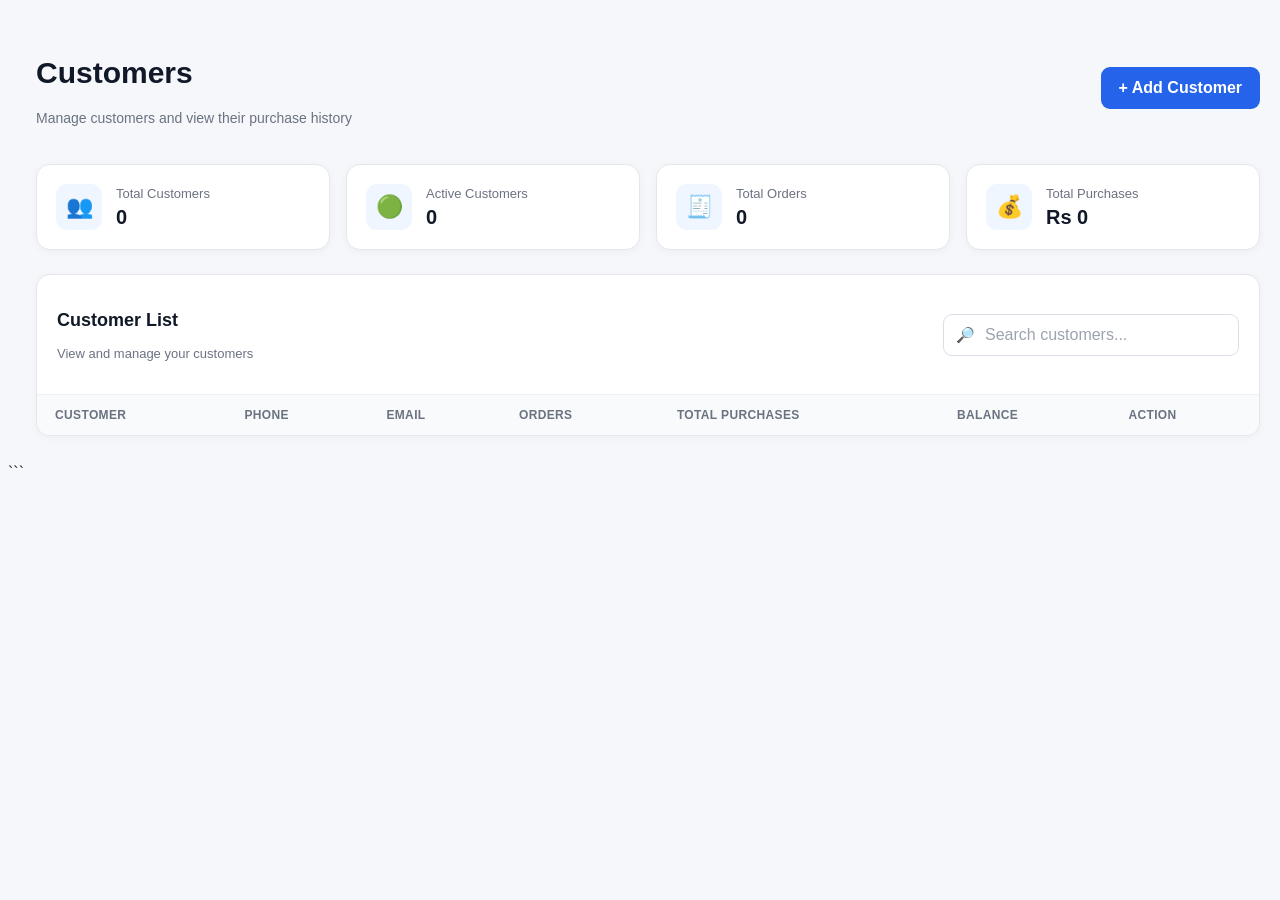
<file: customers/customers.html>
<!DOCTYPE html>
<html lang="en">

<head>
  <meta charset="UTF-8">
  <meta name="viewport" content="width=device-width, initial-scale=1.0">
  <title>Customers - Shop Manager</title>
  <link rel="stylesheet" href="customers.css">
</head>

<body>

  <div class="customers-page">

    <!-- HEADER -->

    <header class="page-header">

      <div>
        <h1>Customers</h1>
        <p>Manage customers and view their purchase history</p>
      </div>

      <button class="primary-button" id="addCustomerButton">
        + Add Customer
      </button>

    </header>


    <!-- STATS -->

    <section class="stats-grid">

      <div class="stat-card">

        <div class="stat-icon">
          👥
        </div>

        <div>
          <span>Total Customers</span>
          <strong id="totalCustomers">0</strong>
        </div>

      </div>


      <div class="stat-card">

        <div class="stat-icon">
          🟢
        </div>

        <div>
          <span>Active Customers</span>
          <strong id="activeCustomers">0</strong>
        </div>

      </div>


      <div class="stat-card">

        <div class="stat-icon">
          🧾
        </div>

        <div>
          <span>Total Orders</span>
          <strong id="totalOrders">0</strong>
        </div>

      </div>


      <div class="stat-card">

        <div class="stat-icon">
          💰
        </div>

        <div>
          <span>Total Purchases</span>
          <strong id="totalPurchases">Rs 0</strong>
        </div>

      </div>

    </section>


    <!-- CUSTOMER SEARCH -->

    <section class="panel">

      <div class="panel-header">

        <div>
          <h2>Customer List</h2>
          <p>View and manage your customers</p>
        </div>

        <div class="search-box">

          <span>🔎</span>

          <input
            type="search"
            id="searchInput"
            placeholder="Search customers..."
          >

        </div>

      </div>


      <!-- CUSTOMER TABLE -->

      <div class="table-wrapper">

        <table>

          <thead>

            <tr>
              <th>Customer</th>
              <th>Phone</th>
              <th>Email</th>
              <th>Orders</th>
              <th>Total Purchases</th>
              <th>Balance</th>
              <th>Action</th>
            </tr>

          </thead>

          <tbody id="customersTableBody">
          </tbody>

        </table>


        <div
          class="empty-state"
          id="emptyState"
          style="display:none;"
        >

          <div class="empty-icon">
            👥
          </div>

          <h3>
            No customers found
          </h3>

          <p>
            Add your first customer to see them here.
          </p>

          <button
            class="primary-button"
            id="emptyAddCustomerButton"
          >
            + Add Customer
          </button>

        </div>

      </div>

    </section>

  </div>


  <!-- ==========================================
       ADD / EDIT CUSTOMER MODAL
       ========================================== -->

  <div
    class="modal"
    id="customerModal"
  >

    <div class="modal-content">

      <div class="modal-header">

        <div>

          <h2 id="customerModalTitle">
            Add Customer
          </h2>

          <p>
            Enter customer information
          </p>

        </div>

        <button
          class="close-button"
          id="closeCustomerModal"
        >
          ×
        </button>

      </div>


      <!-- NAME -->

      <div class="form-group">

        <label for="customerName">
          Full Name
        </label>

        <input
          type="text"
          id="customerName"
          placeholder="Enter customer name"
        >

      </div>


      <!-- PHONE -->

      <div class="form-group">

        <label for="customerPhone">
          Phone
        </label>

        <input
          type="tel"
          id="customerPhone"
          placeholder="Enter phone number"
        >

      </div>


      <!-- EMAIL -->

      <div class="form-group">

        <label for="customerEmail">
          Email
        </label>

        <input
          type="email"
          id="customerEmail"
          placeholder="Enter email address"
        >

      </div>


      <!-- ADDRESS -->

      <div class="form-group">

        <label for="customerAddress">
          Address
        </label>

        <textarea
          id="customerAddress"
          rows="3"
          placeholder="Enter customer address"
        ></textarea>

      </div>


      <!-- NOTES -->

      <div class="form-group">

        <label for="customerNotes">
          Notes
        </label>

        <textarea
          id="customerNotes"
          rows="3"
          placeholder="Optional notes"
        ></textarea>

      </div>


      <!-- ACTIONS -->

      <div class="modal-actions">

        <button
          class="secondary-button"
          id="cancelCustomerButton"
        >
          Cancel
        </button>

        <button
          class="primary-button"
          id="saveCustomerButton"
        >
          Save Customer
        </button>

      </div>

    </div>

  </div>


  <!-- ==========================================
       CUSTOMER DETAILS MODAL
       ========================================== -->

  <div
    class="modal"
    id="customerDetailsModal"
  >

    <div class="modal-content customer-details-modal">

      <div class="modal-header">

        <div>

          <h2>
            Customer Details
          </h2>

          <p>
            Customer profile and purchase history
          </p>

        </div>

        <button
          class="close-button"
          id="closeCustomerDetailsModal"
        >
          ×
        </button>

      </div>


      <div id="customerDetailsContent">
      </div>


      <div class="modal-actions">

        <button
          class="secondary-button"
          id="closeCustomerDetailsButton"
        >
          Close
        </button>

      </div>

    </div>

  </div>


  <script src="customers.js"></script>

</body>

</html>
```
</file>
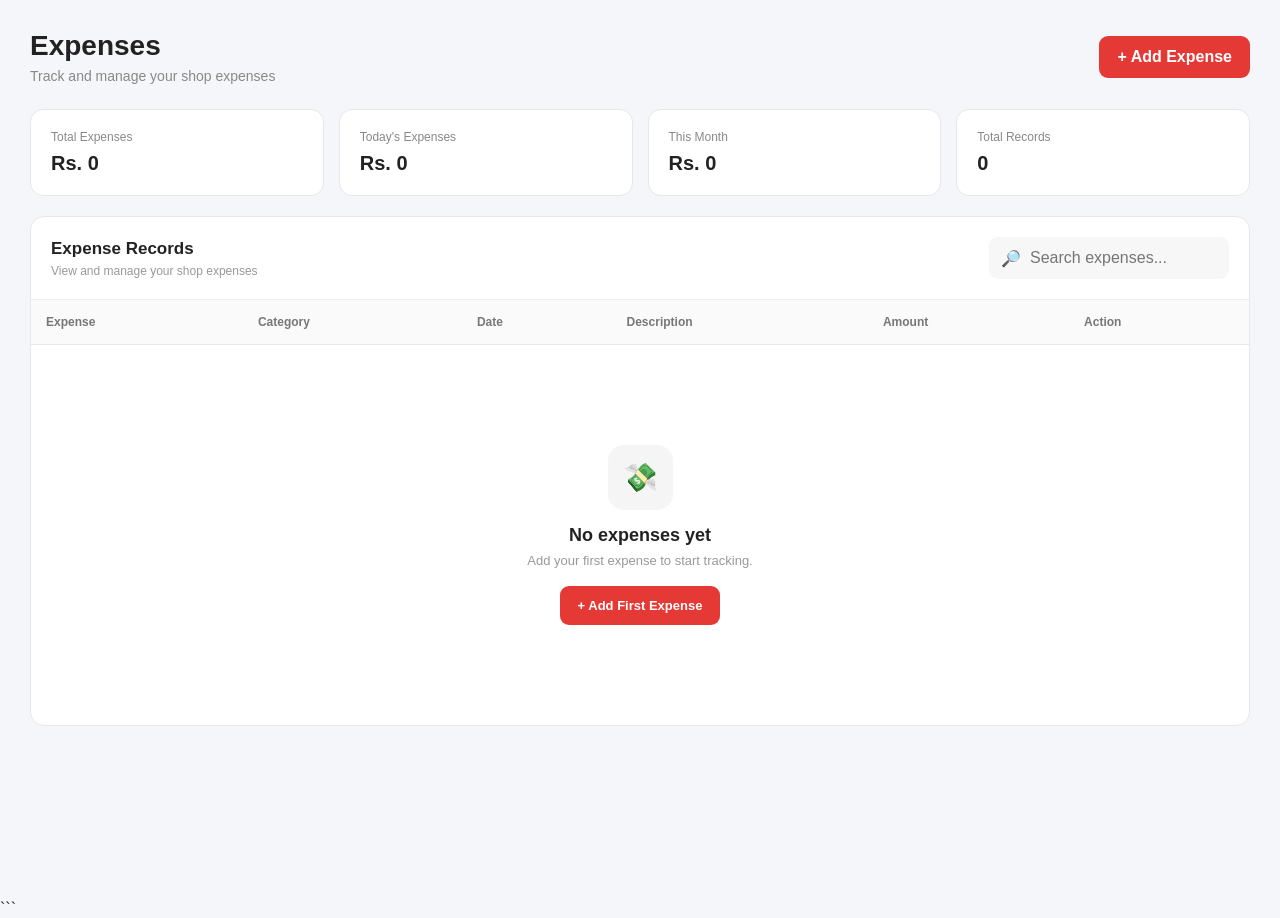
<file: expenses/expenses.html>
<!DOCTYPE html>
<html lang="en">
<head>
  <meta charset="UTF-8">
  <meta name="viewport" content="width=device-width, initial-scale=1.0">

  <title>Expenses - Shop Manager</title>

  <link rel="stylesheet" href="expenses.css">
</head>

<body>

  <div class="expenses-page">

    <!-- HEADER -->

    <div class="expenses-header">

      <div>
        <h1>Expenses</h1>
        <p>Track and manage your shop expenses</p>
      </div>

      <button
        class="add-expense-btn"
        id="addExpenseBtn"
      >
        + Add Expense
      </button>

    </div>


    <!-- STATISTICS -->

    <div class="expense-stats">

      <div class="expense-stat">
        <span>Total Expenses</span>
        <strong id="totalExpenses">Rs. 0</strong>
      </div>

      <div class="expense-stat">
        <span>Today's Expenses</span>
        <strong id="todayExpenses">Rs. 0</strong>
      </div>

      <div class="expense-stat">
        <span>This Month</span>
        <strong id="monthExpenses">Rs. 0</strong>
      </div>

      <div class="expense-stat">
        <span>Total Records</span>
        <strong id="expenseRecords">0</strong>
      </div>

    </div>


    <!-- EXPENSES PANEL -->

    <div class="expenses-panel">

      <div class="panel-header">

        <div>
          <h2>Expense Records</h2>
          <p>View and manage your shop expenses</p>
        </div>

        <div class="search-box">

          🔎

          <input
            type="text"
            id="expenseSearch"
            placeholder="Search expenses..."
          >

        </div>

      </div>


      <!-- TABLE -->

      <div class="expenses-table-container">

        <table>

          <thead>

            <tr>
              <th>Expense</th>
              <th>Category</th>
              <th>Date</th>
              <th>Description</th>
              <th>Amount</th>
              <th>Action</th>
            </tr>

          </thead>

          <tbody id="expensesTableBody">

            <tr>

              <td colspan="6">

                <div class="empty-expenses">

                  <div class="empty-expenses-icon">
                    💸
                  </div>

                  <h2>No expenses yet</h2>

                  <p>
                    Add your first expense to start tracking.
                  </p>

                  <button
                    class="add-expense-btn"
                    id="emptyAddExpenseBtn"
                  >
                    + Add First Expense
                  </button>

                </div>

              </td>

            </tr>

          </tbody>

        </table>

      </div>

    </div>


    <!-- ADD / EDIT EXPENSE MODAL -->

    <div
      class="modal"
      id="expenseModal"
    >

      <div class="modal-box">

        <div class="modal-header">

          <div>
            <h2 id="expenseModalTitle">
              Add Expense
            </h2>

            <p>
              Enter expense information
            </p>
          </div>

          <button
            class="close-btn"
            id="closeExpenseModal"
          >
            ×
          </button>

        </div>


        <!-- EXPENSE FORM -->

        <form id="expenseForm">

          <div class="form-group">

            <label for="expenseName">
              Expense Name
            </label>

            <input
              type="text"
              id="expenseName"
              placeholder="e.g. Electricity Bill"
              required
            >

          </div>


          <div class="form-row">

            <div class="form-group">

              <label for="expenseCategory">
                Category
              </label>

              <select
                id="expenseCategory"
                required
              >

                <option value="">
                  Select category
                </option>

                <option value="Rent">
                  Rent
                </option>

                <option value="Electricity">
                  Electricity
                </option>

                <option value="Water">
                  Water
                </option>

                <option value="Internet">
                  Internet
                </option>

                <option value="Salary">
                  Salary
                </option>

                <option value="Transport">
                  Transport
                </option>

                <option value="Supplies">
                  Supplies
                </option>

                <option value="Maintenance">
                  Maintenance
                </option>

                <option value="Other">
                  Other
                </option>

              </select>

            </div>


            <div class="form-group">

              <label for="expenseAmount">
                Amount (Rs.)
              </label>

              <input
                type="number"
                id="expenseAmount"
                placeholder="0"
                min="0"
                step="0.01"
                required
              >

            </div>

          </div>


          <div class="form-group">

            <label for="expenseDate">
              Date
            </label>

            <input
              type="date"
              id="expenseDate"
              required
            >

          </div>


          <div class="form-group">

            <label for="expenseDescription">
              Description
            </label>

            <textarea
              id="expenseDescription"
              rows="4"
              placeholder="Optional details about this expense"
            ></textarea>

          </div>


          <!-- FORM ACTIONS -->

          <div class="expense-actions">

            <button
              type="button"
              class="cancel-btn"
              id="cancelExpenseBtn"
            >
              Cancel
            </button>

            <button
              type="submit"
              class="save-expense-btn"
            >
              Save Expense
            </button>

          </div>

        </form>

      </div>

    </div>

  </div>


  <script src="expenses.js"></script>

</body>
</html>
```
</file>
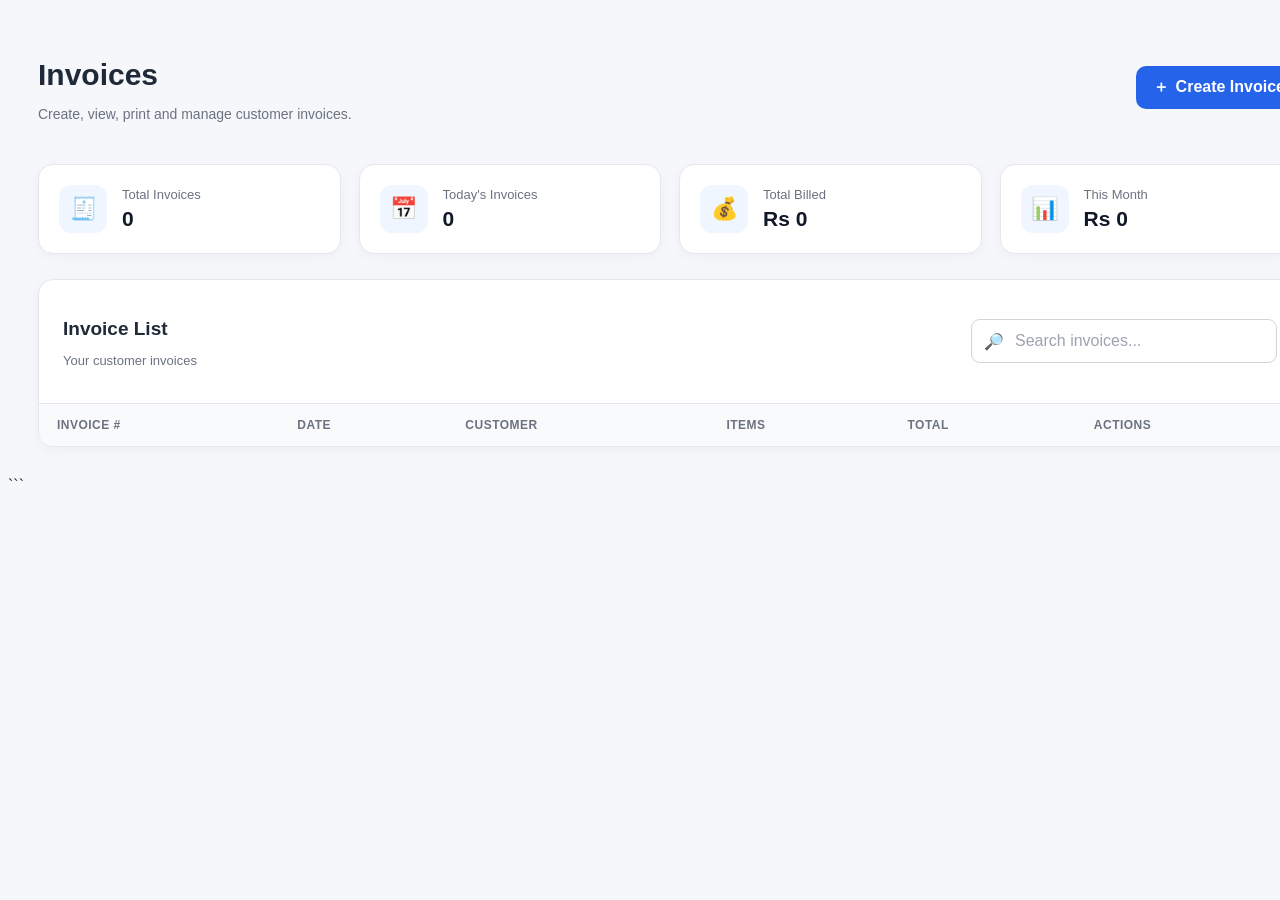
<file: invoices/invoices.html>
<!DOCTYPE html>
<html lang="en">
<head>
  <meta charset="UTF-8">
  <meta name="viewport" content="width=device-width, initial-scale=1.0">
  <title>Invoices - Shop Manager</title>
  <link rel="stylesheet" href="invoices.css">
</head>

<body>

  <div class="page">

    <!-- Header -->
    <header class="page-header">
      <div>
        <h1>Invoices</h1>
        <p>Create, view, print and manage customer invoices.</p>
      </div>

      <button class="primary-btn" id="createInvoiceBtn">
        <span>＋</span>
        Create Invoice
      </button>
    </header>


    <!-- Statistics -->
    <section class="stats-grid">

      <div class="stat-card">
        <div class="stat-icon">🧾</div>
        <div>
          <span>Total Invoices</span>
          <strong id="totalInvoices">0</strong>
        </div>
      </div>

      <div class="stat-card">
        <div class="stat-icon">📅</div>
        <div>
          <span>Today's Invoices</span>
          <strong id="todayInvoices">0</strong>
        </div>
      </div>

      <div class="stat-card">
        <div class="stat-icon">💰</div>
        <div>
          <span>Total Billed</span>
          <strong id="totalBilled">Rs 0</strong>
        </div>
      </div>

      <div class="stat-card">
        <div class="stat-icon">📊</div>
        <div>
          <span>This Month</span>
          <strong id="monthBilled">Rs 0</strong>
        </div>
      </div>

    </section>


    <!-- Invoice List -->
    <section class="content-card">

      <div class="card-top">
        <div>
          <h2>Invoice List</h2>
          <p>Your customer invoices</p>
        </div>

        <div class="search-box">
          <span>🔎</span>
          <input
            type="text"
            id="invoiceSearch"
            placeholder="Search invoices..."
            autocomplete="off"
          >
        </div>
      </div>


      <!-- Table -->
      <div class="table-wrapper">

        <table>
          <thead>
            <tr>
              <th>Invoice #</th>
              <th>Date</th>
              <th>Customer</th>
              <th>Items</th>
              <th>Total</th>
              <th>Actions</th>
            </tr>
          </thead>

          <tbody id="invoiceTableBody">
          </tbody>
        </table>

      </div>


      <!-- Empty State -->
      <div class="empty-state" id="emptyState">
        <div class="empty-icon">🧾</div>
        <h3>No invoices yet</h3>
        <p>Create an invoice from a completed sale to see it here.</p>

        <button class="primary-btn" id="emptyCreateBtn">
          ＋ Create Invoice
        </button>
      </div>

    </section>

  </div>


  <!-- Create Invoice Modal -->
  <div class="modal-overlay" id="createInvoiceModal">

    <div class="modal">

      <div class="modal-header">
        <div>
          <h2>Create Invoice</h2>
          <p>Generate an invoice from a completed sale.</p>
        </div>

        <button class="close-btn" id="closeCreateModal">×</button>
      </div>


      <div class="modal-body">

        <div class="form-group">
          <label for="saleSelect">Select Completed Sale</label>

          <select id="saleSelect">
            <option value="">Choose a sale...</option>
          </select>
        </div>


        <!-- Sale Information -->
        <div class="sale-info" id="saleInfo">

          <div class="info-row">
            <span>Sale ID</span>
            <strong id="selectedSaleId">—</strong>
          </div>

          <div class="info-row">
            <span>Customer</span>
            <strong id="selectedCustomer">—</strong>
          </div>

          <div class="info-row">
            <span>Date</span>
            <strong id="selectedSaleDate">—</strong>
          </div>

          <div class="info-row">
            <span>Total</span>
            <strong id="selectedSaleTotal">Rs 0</strong>
          </div>

        </div>


        <!-- Sale Items -->
        <div class="preview-section">

          <h3>Items</h3>

          <div id="selectedSaleItems" class="selected-items">
            <p class="muted-text">Select a sale to see its items.</p>
          </div>

        </div>

      </div>


      <div class="modal-footer">
        <button class="secondary-btn" id="cancelCreateInvoice">
          Cancel
        </button>

        <button class="primary-btn" id="saveInvoiceBtn">
          Create Invoice
        </button>
      </div>

    </div>

  </div>


  <!-- View Invoice Modal -->
  <div class="modal-overlay" id="viewInvoiceModal">

    <div class="modal invoice-modal">

      <div class="modal-header">
        <div>
          <h2>Invoice</h2>
          <p>Invoice details and print preview.</p>
        </div>

        <button class="close-btn" id="closeViewModal">×</button>
      </div>


      <div class="modal-body">

        <div class="invoice-preview" id="invoicePreview">

          <!-- Invoice Header -->
          <div class="invoice-top">

            <div>
              <h1>SHOP MANAGER</h1>
              <p>Customer Invoice</p>
            </div>

            <div class="invoice-number">
              <span>Invoice</span>
              <strong id="previewInvoiceNumber">INV-000000</strong>
            </div>

          </div>


          <!-- Invoice Details -->
          <div class="invoice-details">

            <div>
              <span>Bill To</span>
              <strong id="previewCustomer">Walk-in Customer</strong>
            </div>

            <div>
              <span>Invoice Date</span>
              <strong id="previewDate">—</strong>
            </div>

            <div>
              <span>Sale ID</span>
              <strong id="previewSaleId">—</strong>
            </div>

          </div>


          <!-- Invoice Items -->
          <div class="invoice-items">

            <table>
              <thead>
                <tr>
                  <th>Item</th>
                  <th>Qty</th>
                  <th>Price</th>
                  <th>Total</th>
                </tr>
              </thead>

              <tbody id="previewItemsBody">
              </tbody>
            </table>

          </div>


          <!-- Invoice Total -->
          <div class="invoice-total">

            <div>
              <span>Total</span>
              <strong id="previewTotal">Rs 0</strong>
            </div>

          </div>


          <div class="invoice-footer">
            <p>Thank you for your business!</p>
          </div>

        </div>

      </div>


      <div class="modal-footer">

        <button class="secondary-btn" id="closeInvoiceBtn">
          Close
        </button>

        <button class="primary-btn" id="printInvoiceBtn">
          🖨️ Print Invoice
        </button>

      </div>

    </div>

  </div>


  <script src="invoices.js"></script>

</body>
</html>
```
</file>
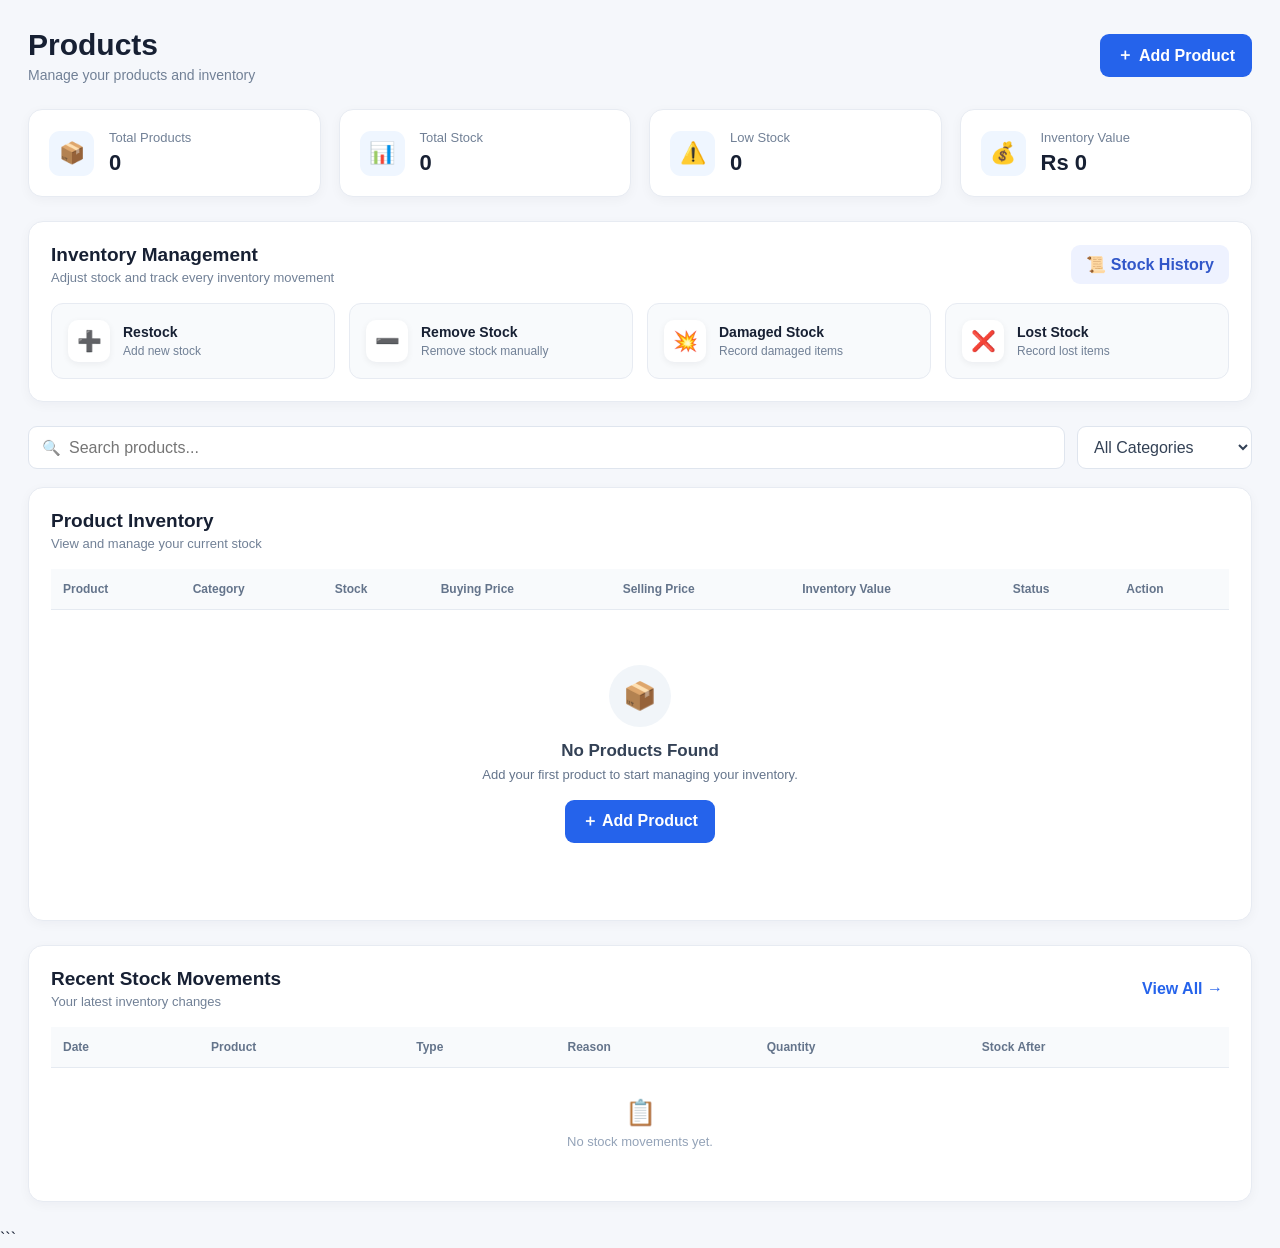
<file: products/products.html>
<!DOCTYPE html>
<html lang="en">
<head>
  <meta charset="UTF-8">
  <meta name="viewport" content="width=device-width, initial-scale=1.0">
  <title>Products - Shop Manager</title>
  <link rel="stylesheet" href="products.css">
</head>
<body>

  <div class="products-page">

    <!-- HEADER -->
    <header class="page-header">
      <div>
        <h1>Products</h1>
        <p>Manage your products and inventory</p>
      </div>

      <button class="primary-btn" id="addProductBtn">
        <span>＋</span> Add Product
      </button>
    </header>

    <!-- PRODUCT STATS -->
    <section class="stats-grid">

      <div class="stat-card">
        <div class="stat-icon">📦</div>
        <div>
          <span>Total Products</span>
          <strong id="totalProducts">0</strong>
        </div>
      </div>

      <div class="stat-card">
        <div class="stat-icon">📊</div>
        <div>
          <span>Total Stock</span>
          <strong id="totalStock">0</strong>
        </div>
      </div>

      <div class="stat-card">
        <div class="stat-icon">⚠️</div>
        <div>
          <span>Low Stock</span>
          <strong id="lowStock">0</strong>
        </div>
      </div>

      <div class="stat-card">
        <div class="stat-icon">💰</div>
        <div>
          <span>Inventory Value</span>
          <strong id="inventoryValue">Rs 0</strong>
        </div>
      </div>

    </section>

    <!-- INVENTORY QUICK ACTIONS -->
    <section class="inventory-actions-panel">

      <div class="section-heading">
        <div>
          <h2>Inventory Management</h2>
          <p>Adjust stock and track every inventory movement</p>
        </div>

        <button class="secondary-btn" id="viewHistoryBtn">
          📜 Stock History
        </button>
      </div>

      <div class="inventory-action-grid">

        <button class="inventory-action-card" id="restockBtn">
          <div class="inventory-action-icon">➕</div>
          <div>
            <strong>Restock</strong>
            <span>Add new stock</span>
          </div>
        </button>

        <button class="inventory-action-card" id="removeStockBtn">
          <div class="inventory-action-icon">➖</div>
          <div>
            <strong>Remove Stock</strong>
            <span>Remove stock manually</span>
          </div>
        </button>

        <button class="inventory-action-card" id="damagedStockBtn">
          <div class="inventory-action-icon">💥</div>
          <div>
            <strong>Damaged Stock</strong>
            <span>Record damaged items</span>
          </div>
        </button>

        <button class="inventory-action-card" id="lostStockBtn">
          <div class="inventory-action-icon">❌</div>
          <div>
            <strong>Lost Stock</strong>
            <span>Record lost items</span>
          </div>
        </button>

      </div>

    </section>

    <!-- SEARCH / FILTER -->
    <section class="toolbar">

      <div class="search-box">
        <span>🔍</span>
        <input
          type="text"
          id="searchInput"
          placeholder="Search products..."
        >
      </div>

      <select id="categoryFilter">
        <option value="all">All Categories</option>
      </select>

    </section>

    <!-- PRODUCTS -->
    <section class="products-panel">

      <div class="section-heading">
        <div>
          <h2>Product Inventory</h2>
          <p>View and manage your current stock</p>
        </div>
      </div>

      <div class="table-wrapper">

        <table class="products-table">

          <thead>
            <tr>
              <th>Product</th>
              <th>Category</th>
              <th>Stock</th>
              <th>Buying Price</th>
              <th>Selling Price</th>
              <th>Inventory Value</th>
              <th>Status</th>
              <th>Action</th>
            </tr>
          </thead>

          <tbody id="productsTableBody"></tbody>

        </table>

        <div class="empty-state" id="emptyState">
          <div class="empty-icon">📦</div>
          <h3>No Products Found</h3>
          <p>Add your first product to start managing your inventory.</p>
          <button class="primary-btn" id="emptyAddProductBtn">
            ＋ Add Product
          </button>
        </div>

      </div>

    </section>

    <!-- STOCK MOVEMENT SUMMARY -->
    <section class="movement-panel">

      <div class="section-heading">
        <div>
          <h2>Recent Stock Movements</h2>
          <p>Your latest inventory changes</p>
        </div>

        <button class="text-btn" id="viewAllHistoryBtn">
          View All →
        </button>
      </div>

      <div class="movement-table-wrapper">

        <table class="movement-table">

          <thead>
            <tr>
              <th>Date</th>
              <th>Product</th>
              <th>Type</th>
              <th>Reason</th>
              <th>Quantity</th>
              <th>Stock After</th>
            </tr>
          </thead>

          <tbody id="recentMovementsBody"></tbody>

        </table>

        <div class="empty-small" id="noMovements">
          <span>📋</span>
          <p>No stock movements yet.</p>
        </div>

      </div>

    </section>

  </div>


  <!-- ADD / EDIT PRODUCT MODAL -->
  <div class="modal-overlay" id="productModal">

    <div class="modal">

      <div class="modal-header">
        <div>
          <h2 id="modalTitle">Add Product</h2>
          <p>Enter product information</p>
        </div>

        <button class="close-btn" id="closeProductModal">×</button>
      </div>

      <form id="productForm">

        <input type="hidden" id="productId">

        <div class="form-group">
          <label for="productName">Product Name</label>
          <input
            type="text"
            id="productName"
            placeholder="Enter product name"
            required
          >
        </div>

        <div class="form-group">
          <label for="productCategory">Category</label>
          <input
            type="text"
            id="productCategory"
            placeholder="e.g. Electronics"
            required
          >
        </div>

        <div class="form-row">

          <div class="form-group">
            <label for="productStock">Stock</label>
            <input
              type="number"
              id="productStock"
              min="0"
              step="1"
              placeholder="0"
              required
            >
          </div>

          <div class="form-group">
            <label for="buyingPrice">Buying Price</label>
            <input
              type="number"
              id="buyingPrice"
              min="0"
              step="0.01"
              placeholder="0"
              required
            >
          </div>

        </div>

        <div class="form-group">
          <label for="sellingPrice">Selling Price</label>
          <input
            type="number"
            id="sellingPrice"
            min="0"
            step="0.01"
            placeholder="0"
            required
          >
        </div>

        <div class="modal-actions">
          <button type="button" class="secondary-btn" id="cancelProductBtn">
            Cancel
          </button>

          <button type="submit" class="primary-btn">
            Save Product
          </button>
        </div>

      </form>

    </div>

  </div>


  <!-- STOCK ADJUSTMENT MODAL -->
  <div class="modal-overlay" id="stockModal">

    <div class="modal">

      <div class="modal-header">
        <div>
          <h2 id="stockModalTitle">Adjust Stock</h2>
          <p>Record an inventory movement</p>
        </div>

        <button class="close-btn" id="closeStockModal">×</button>
      </div>

      <form id="stockForm">

        <input type="hidden" id="stockProductId">

        <div class="form-group">
          <label for="stockProduct">Product</label>

          <select id="stockProduct" required>
            <option value="">Select Product</option>
          </select>
        </div>

        <div class="stock-current-box">
          <span>Current Stock</span>
          <strong id="currentStockDisplay">0</strong>
        </div>

        <div class="form-group">
          <label for="stockReason">Reason</label>

          <select id="stockReason" required>

            <option value="restock">Restock</option>
            <option value="damaged">Damaged Stock</option>
            <option value="lost">Lost Stock</option>
            <option value="removed">Stock Removed</option>
            <option value="correction">Stock Correction</option>
            <option value="return">Customer Return</option>

          </select>
        </div>

        <div class="form-group">
          <label for="stockQuantity">Quantity</label>

          <input
            type="number"
            id="stockQuantity"
            min="1"
            step="1"
            placeholder="Enter quantity"
            required
          >
        </div>

        <div class="form-group">
          <label for="stockNote">Note</label>

          <textarea
            id="stockNote"
            rows="3"
            placeholder="Optional note..."
          ></textarea>
        </div>

        <div class="stock-preview">

          <div>
            <span>Stock Before</span>
            <strong id="stockBeforePreview">0</strong>
          </div>

          <div class="preview-arrow">→</div>

          <div>
            <span>Stock After</span>
            <strong id="stockAfterPreview">0</strong>
          </div>

        </div>

        <div class="modal-actions">

          <button
            type="button"
            class="secondary-btn"
            id="cancelStockBtn"
          >
            Cancel
          </button>

          <button type="submit" class="primary-btn">
            Save Adjustment
          </button>

        </div>

      </form>

    </div>

  </div>


  <!-- STOCK HISTORY MODAL -->
  <div class="modal-overlay" id="historyModal">

    <div class="modal modal-large">

      <div class="modal-header">

        <div>
          <h2>Stock Movement History</h2>
          <p>Complete record of inventory changes</p>
        </div>

        <button class="close-btn" id="closeHistoryModal">×</button>

      </div>

      <div class="history-toolbar">

        <input
          type="text"
          id="historySearch"
          placeholder="Search product or reason..."
        >

        <select id="historyTypeFilter">
          <option value="all">All Movements</option>
          <option value="in">Stock Added</option>
          <option value="out">Stock Removed</option>
        </select>

        <select id="historyReasonFilter">
          <option value="all">All Reasons</option>
          <option value="restock">Restock</option>
          <option value="damaged">Damaged</option>
          <option value="lost">Lost</option>
          <option value="removed">Removed</option>
          <option value="correction">Correction</option>
          <option value="return">Return</option>
        </select>

      </div>

      <div class="history-table-wrapper">

        <table class="history-table">

          <thead>
            <tr>
              <th>Date</th>
              <th>Product</th>
              <th>Type</th>
              <th>Reason</th>
              <th>Quantity</th>
              <th>Before</th>
              <th>After</th>
              <th>Note</th>
            </tr>
          </thead>

          <tbody id="historyTableBody"></tbody>

        </table>

        <div class="empty-state" id="historyEmpty">
          <div class="empty-icon">📜</div>
          <h3>No Stock History</h3>
          <p>Inventory movements will appear here.</p>
        </div>

      </div>

    </div>

  </div>


  <script src="products.js"></script>

</body>
</html>
```
</file>
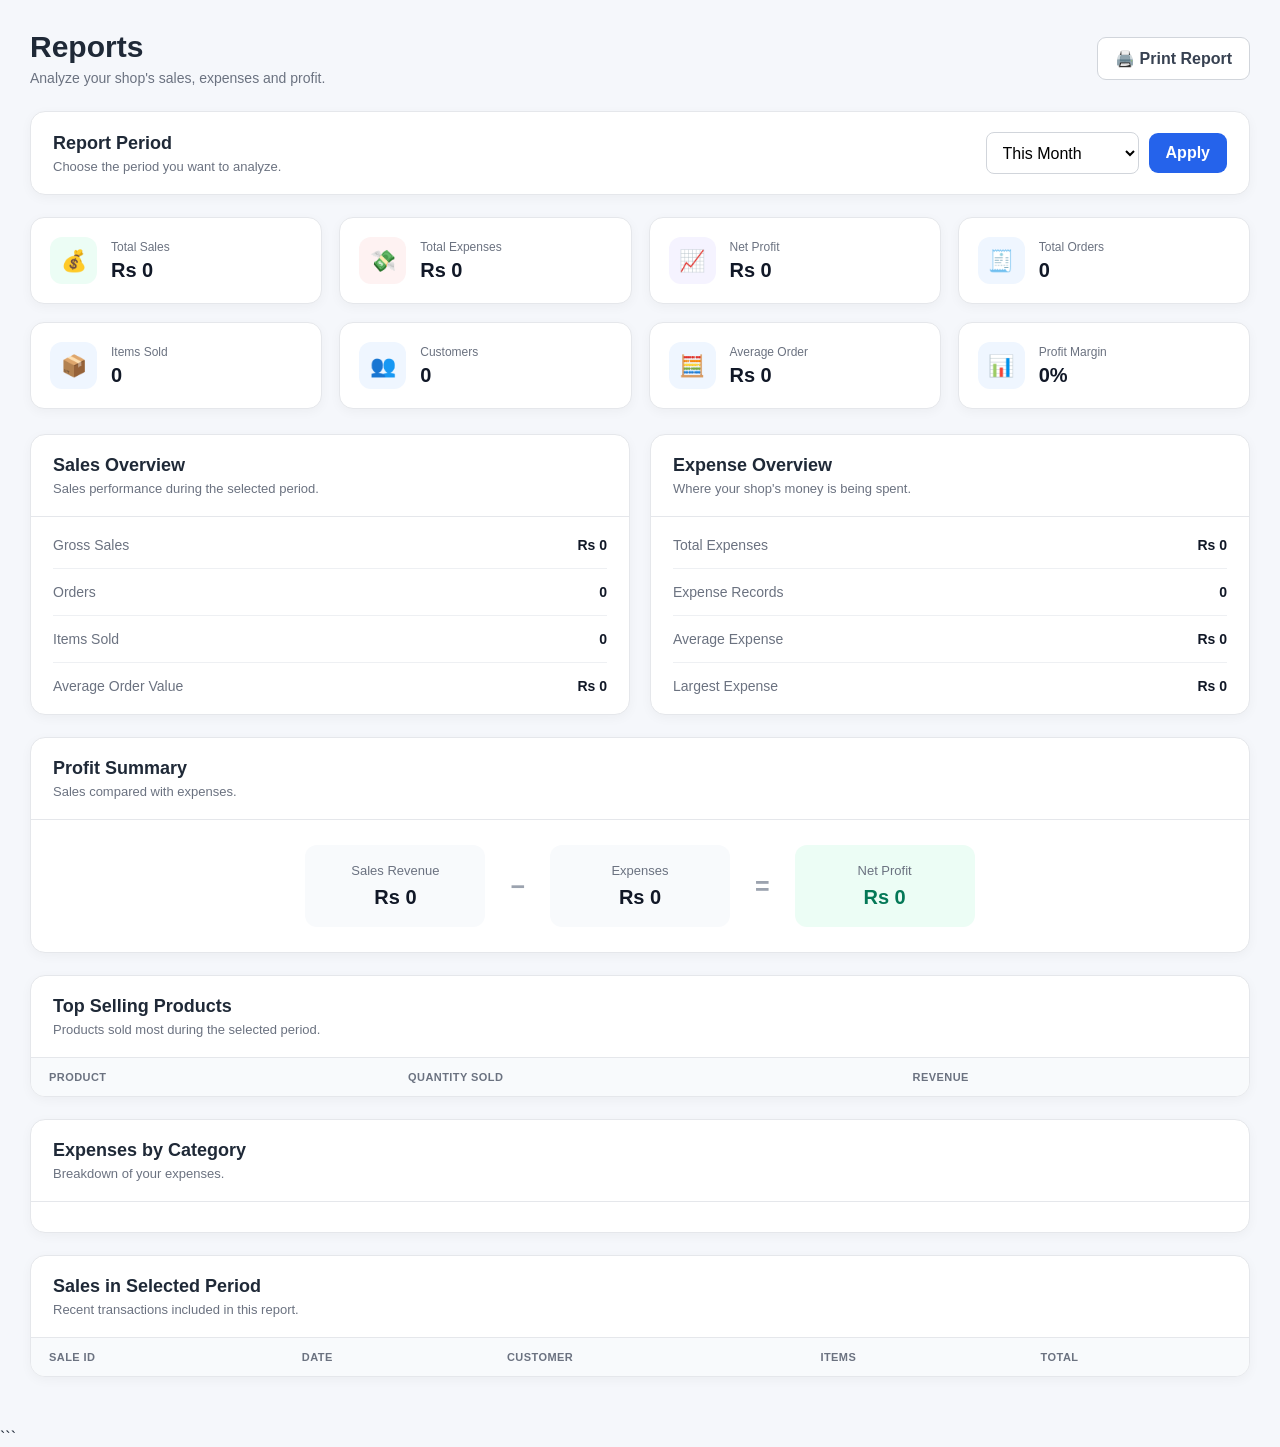
<file: reports/report.html>
<!DOCTYPE html>
<html lang="en">
<head>
  <meta charset="UTF-8">
  <meta name="viewport" content="width=device-width, initial-scale=1.0">
  <title>Reports - Shop Manager</title>
  <link rel="stylesheet" href="reports.css">
</head>

<body>

  <div class="page">

    <!-- Header -->
    <header class="page-header">
      <div>
        <h1>Reports</h1>
        <p>Analyze your shop's sales, expenses and profit.</p>
      </div>

      <button class="secondary-btn" id="printReportBtn">
        🖨️ Print Report
      </button>
    </header>


    <!-- Date Filter -->
    <section class="filter-card">

      <div class="filter-title">
        <h2>Report Period</h2>
        <p>Choose the period you want to analyze.</p>
      </div>

      <div class="filter-controls">

        <select id="periodSelect">
          <option value="today">Today</option>
          <option value="week">This Week</option>
          <option value="month" selected>This Month</option>
          <option value="year">This Year</option>
          <option value="all">All Time</option>
          <option value="custom">Custom Range</option>
        </select>

        <div class="custom-dates" id="customDates">

          <input
            type="date"
            id="startDate"
          >

          <span>to</span>

          <input
            type="date"
            id="endDate"
          >

        </div>

        <button class="primary-btn" id="applyFilterBtn">
          Apply
        </button>

      </div>

    </section>


    <!-- Main Statistics -->
    <section class="stats-grid">

      <div class="stat-card sales-card">
        <div class="stat-icon">💰</div>
        <div>
          <span>Total Sales</span>
          <strong id="totalSales">Rs 0</strong>
        </div>
      </div>

      <div class="stat-card expense-card">
        <div class="stat-icon">💸</div>
        <div>
          <span>Total Expenses</span>
          <strong id="totalExpenses">Rs 0</strong>
        </div>
      </div>

      <div class="stat-card profit-card">
        <div class="stat-icon">📈</div>
        <div>
          <span>Net Profit</span>
          <strong id="netProfit">Rs 0</strong>
        </div>
      </div>

      <div class="stat-card">
        <div class="stat-icon">🧾</div>
        <div>
          <span>Total Orders</span>
          <strong id="totalOrders">0</strong>
        </div>
      </div>

    </section>


    <!-- Secondary Statistics -->
    <section class="stats-grid secondary-stats">

      <div class="stat-card">
        <div class="stat-icon">📦</div>
        <div>
          <span>Items Sold</span>
          <strong id="itemsSold">0</strong>
        </div>
      </div>

      <div class="stat-card">
        <div class="stat-icon">👥</div>
        <div>
          <span>Customers</span>
          <strong id="customersCount">0</strong>
        </div>
      </div>

      <div class="stat-card">
        <div class="stat-icon">🧮</div>
        <div>
          <span>Average Order</span>
          <strong id="averageOrder">Rs 0</strong>
        </div>
      </div>

      <div class="stat-card">
        <div class="stat-icon">📊</div>
        <div>
          <span>Profit Margin</span>
          <strong id="profitMargin">0%</strong>
        </div>
      </div>

    </section>


    <!-- Report Grid -->
    <section class="report-grid">

      <!-- Sales Report -->
      <div class="report-card">

        <div class="report-header">
          <div>
            <h2>Sales Overview</h2>
            <p>Sales performance during the selected period.</p>
          </div>
        </div>

        <div class="report-content">

          <div class="metric-row">
            <span>Gross Sales</span>
            <strong id="grossSales">Rs 0</strong>
          </div>

          <div class="metric-row">
            <span>Orders</span>
            <strong id="salesOrders">0</strong>
          </div>

          <div class="metric-row">
            <span>Items Sold</span>
            <strong id="salesItems">0</strong>
          </div>

          <div class="metric-row">
            <span>Average Order Value</span>
            <strong id="salesAverage">Rs 0</strong>
          </div>

        </div>

      </div>


      <!-- Expense Report -->
      <div class="report-card">

        <div class="report-header">
          <div>
            <h2>Expense Overview</h2>
            <p>Where your shop's money is being spent.</p>
          </div>
        </div>

        <div class="report-content">

          <div class="metric-row">
            <span>Total Expenses</span>
            <strong id="expenseTotal">Rs 0</strong>
          </div>

          <div class="metric-row">
            <span>Expense Records</span>
            <strong id="expenseRecords">0</strong>
          </div>

          <div class="metric-row">
            <span>Average Expense</span>
            <strong id="averageExpense">Rs 0</strong>
          </div>

          <div class="metric-row">
            <span>Largest Expense</span>
            <strong id="largestExpense">Rs 0</strong>
          </div>

        </div>

      </div>

    </section>


    <!-- Profit Summary -->
    <section class="content-card">

      <div class="card-top">
        <div>
          <h2>Profit Summary</h2>
          <p>Sales compared with expenses.</p>
        </div>
      </div>

      <div class="profit-summary">

        <div class="profit-item">
          <span>Sales Revenue</span>
          <strong id="summarySales">Rs 0</strong>
        </div>

        <div class="profit-sign">−</div>

        <div class="profit-item">
          <span>Expenses</span>
          <strong id="summaryExpenses">Rs 0</strong>
        </div>

        <div class="profit-sign">=</div>

        <div class="profit-item final-profit">
          <span>Net Profit</span>
          <strong id="summaryProfit">Rs 0</strong>
        </div>

      </div>

    </section>


    <!-- Top Products -->
    <section class="content-card">

      <div class="card-top">
        <div>
          <h2>Top Selling Products</h2>
          <p>Products sold most during the selected period.</p>
        </div>
      </div>

      <div class="table-wrapper">

        <table>

          <thead>
            <tr>
              <th>Product</th>
              <th>Quantity Sold</th>
              <th>Revenue</th>
            </tr>
          </thead>

          <tbody id="topProductsBody">
          </tbody>

        </table>

      </div>

      <div class="empty-small" id="topProductsEmpty">
        No sales data available for this period.
      </div>

    </section>


    <!-- Expense Categories -->
    <section class="content-card">

      <div class="card-top">
        <div>
          <h2>Expenses by Category</h2>
          <p>Breakdown of your expenses.</p>
        </div>
      </div>

      <div id="expenseCategories" class="category-list">
      </div>

      <div class="empty-small" id="expenseCategoriesEmpty">
        No expense data available for this period.
      </div>

    </section>


    <!-- Recent Sales -->
    <section class="content-card">

      <div class="card-top">
        <div>
          <h2>Sales in Selected Period</h2>
          <p>Recent transactions included in this report.</p>
        </div>
      </div>

      <div class="table-wrapper">

        <table>

          <thead>
            <tr>
              <th>Sale ID</th>
              <th>Date</th>
              <th>Customer</th>
              <th>Items</th>
              <th>Total</th>
            </tr>
          </thead>

          <tbody id="salesReportBody">
          </tbody>

        </table>

      </div>

      <div class="empty-small" id="salesReportEmpty">
        No sales found for this period.
      </div>

    </section>

  </div>


  <script src="reports.js"></script>

</body>
</html>
```
</file>
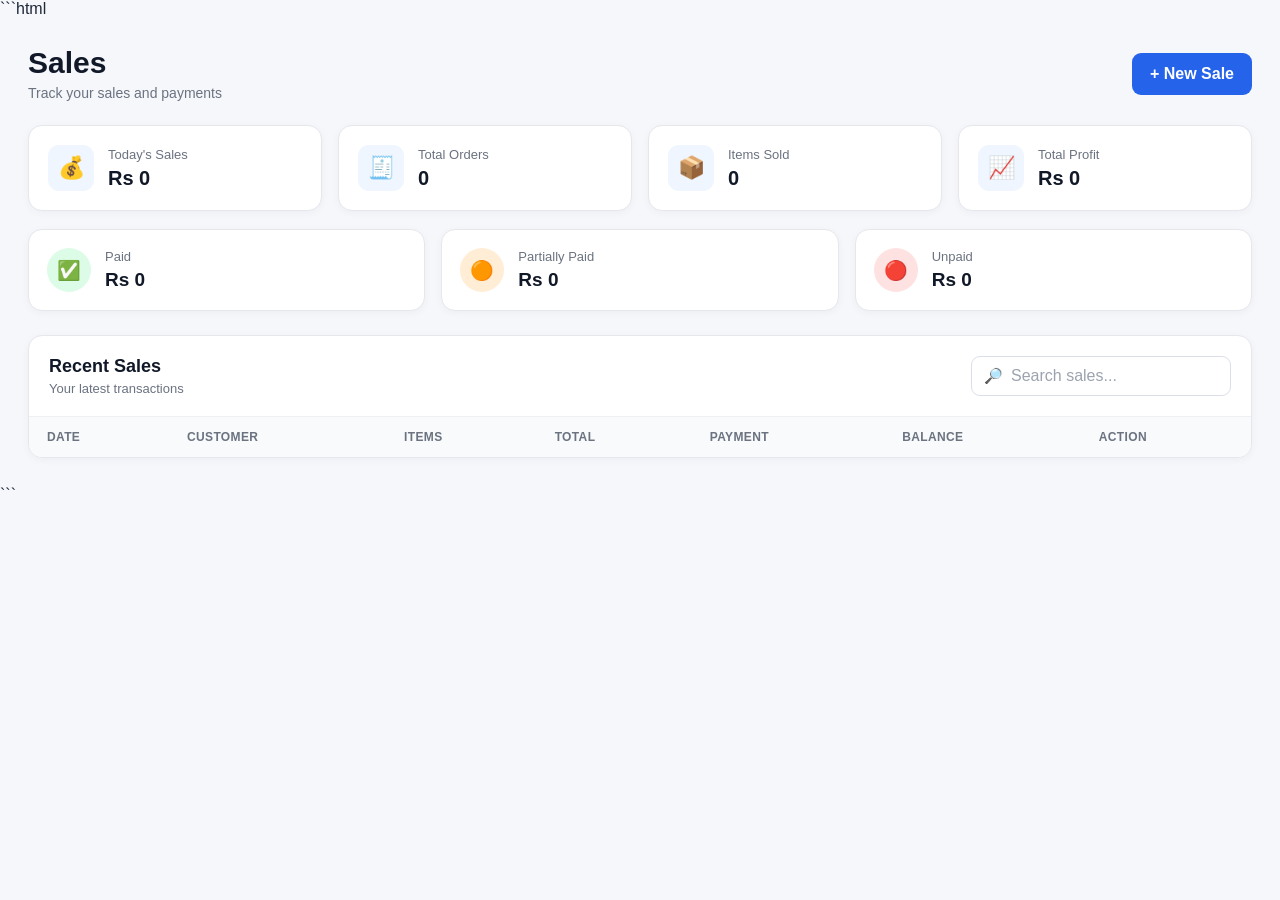
<file: sale/sales.html>
```html
<!DOCTYPE html>
<html lang="en">

<head>
  <meta charset="UTF-8">
  <meta name="viewport" content="width=device-width, initial-scale=1.0">
  <title>Sales - Shop Manager</title>
  <link rel="stylesheet" href="sales.css">
</head>

<body>

  <div class="sales-page">

    <!-- HEADER -->

    <header class="page-header">

      <div>
        <h1>Sales</h1>
        <p>Track your sales and payments</p>
      </div>

      <button class="primary-button" id="newSaleButton">
        + New Sale
      </button>

    </header>


    <!-- STATS -->

    <section class="stats-grid">

      <div class="stat-card">
        <div class="stat-icon">💰</div>
        <div>
          <span>Today's Sales</span>
          <strong id="todaySales">Rs 0</strong>
        </div>
      </div>

      <div class="stat-card">
        <div class="stat-icon">🧾</div>
        <div>
          <span>Total Orders</span>
          <strong id="totalOrders">0</strong>
        </div>
      </div>

      <div class="stat-card">
        <div class="stat-icon">📦</div>
        <div>
          <span>Items Sold</span>
          <strong id="itemsSold">0</strong>
        </div>
      </div>

      <div class="stat-card">
        <div class="stat-icon">📈</div>
        <div>
          <span>Total Profit</span>
          <strong id="totalProfit">Rs 0</strong>
        </div>
      </div>

    </section>


    <!-- PAYMENT SUMMARY -->

    <section class="payment-summary-grid">

      <div class="payment-summary-card paid-card">

        <div class="payment-summary-icon">
          ✅
        </div>

        <div>
          <span>Paid</span>
          <strong id="paidAmount">Rs 0</strong>
        </div>

      </div>


      <div class="payment-summary-card partial-card">

        <div class="payment-summary-icon">
          🟠
        </div>

        <div>
          <span>Partially Paid</span>
          <strong id="partialAmount">Rs 0</strong>
        </div>

      </div>


      <div class="payment-summary-card unpaid-card">

        <div class="payment-summary-icon">
          🔴
        </div>

        <div>
          <span>Unpaid</span>
          <strong id="unpaidAmount">Rs 0</strong>
        </div>

      </div>

    </section>


    <!-- SALES PANEL -->

    <section class="panel">

      <div class="panel-header">

        <div>
          <h2>Recent Sales</h2>
          <p>Your latest transactions</p>
        </div>

        <div class="search-box">

          <span>🔎</span>

          <input
            type="search"
            id="searchInput"
            placeholder="Search sales..."
          >

        </div>

      </div>


      <!-- SALES TABLE -->

      <div class="table-wrapper">

        <table>

          <thead>

            <tr>

              <th>Date</th>
              <th>Customer</th>
              <th>Items</th>
              <th>Total</th>
              <th>Payment</th>
              <th>Balance</th>
              <th>Action</th>

            </tr>

          </thead>


          <tbody id="salesTableBody">

          </tbody>

        </table>


        <div
          class="empty-state"
          id="emptyState"
          style="display:none;"
        >

          <div class="empty-icon">
            🧾
          </div>

          <h3>
            No sales found
          </h3>

          <p>
            Create your first sale to see it here.
          </p>

          <button
            class="primary-button"
            id="emptyNewSaleButton"
          >
            + New Sale
          </button>

        </div>

      </div>

    </section>

  </div>


  <!-- ==========================================
       NEW SALE MODAL
       ========================================== -->

  <div
    class="modal"
    id="saleModal"
  >

    <div class="modal-content sale-modal">

      <div class="modal-header">

        <div>

          <h2>
            New Sale
          </h2>

          <p>
            Create a new customer sale
          </p>

        </div>

        <button
          class="close-button"
          id="closeSaleModal"
        >
          ×
        </button>

      </div>


      <!-- CUSTOMER -->

      <div class="form-group">

        <label for="customerName">
          Customer Name
        </label>

        <input
          type="text"
          id="customerName"
          placeholder="Walk-in Customer"
        >

      </div>


      <!-- PRODUCT -->

      <div class="sale-product-row">

        <div class="form-group">

          <label for="productSelect">
            Product
          </label>

          <select id="productSelect">

            <option value="">
              Select a product
            </option>

          </select>

        </div>


        <div class="form-group quantity-group">

          <label for="quantityInput">
            Quantity
          </label>

          <input
            type="number"
            id="quantityInput"
            min="1"
            value="1"
          >

        </div>


        <button
          class="secondary-button add-item-button"
          id="addItemButton"
        >
          Add Item
        </button>

      </div>


      <!-- SALE ITEMS -->

      <div class="sale-items-section">

        <div class="section-label">
          Sale Items
        </div>

        <div
          class="sale-items"
          id="saleItems"
        >

          <div class="sale-items-empty">
            No products added yet.
          </div>

        </div>

      </div>


      <!-- TOTAL -->

      <div class="sale-total-box">

        <span>
          Sale Total
        </span>

        <strong id="saleTotal">
          Rs 0
        </strong>

      </div>


      <!-- ==========================================
           PAYMENT SECTION
           ========================================== -->

      <div class="payment-section">

        <div class="section-label">
          Payment Details
        </div>


        <div class="payment-fields">

          <div class="form-group">

            <label for="paymentStatus">
              Payment Status
            </label>

            <select id="paymentStatus">

              <option value="paid">
                Paid
              </option>

              <option value="partial">
                Partially Paid
              </option>

              <option value="unpaid">
                Unpaid
              </option>

            </select>

          </div>


          <div
            class="form-group"
            id="amountPaidGroup"
          >

            <label for="amountPaid">
              Amount Paid
            </label>

            <input
              type="number"
              id="amountPaid"
              min="0"
              step="0.01"
              value="0"
              placeholder="0"
            >

          </div>

        </div>


        <!-- PAYMENT PREVIEW -->

        <div
          class="payment-preview"
          id="paymentPreview"
        >

          <div>

            <span>
              Amount Paid
            </span>

            <strong id="previewPaid">
              Rs 0
            </strong>

          </div>


          <div>

            <span>
              Remaining Balance
            </span>

            <strong
              id="previewBalance"
              class="balance-zero"
            >
              Rs 0
            </strong>

          </div>

        </div>

      </div>


      <!-- ACTIONS -->

      <div class="modal-actions">

        <button
          class="secondary-button"
          id="cancelSaleButton"
        >
          Cancel
        </button>

        <button
          class="primary-button"
          id="completeSaleButton"
        >
          Complete Sale
        </button>

      </div>

    </div>

  </div>


  <!-- ==========================================
       VIEW SALE MODAL
       ========================================== -->

  <div
    class="modal"
    id="viewSaleModal"
  >

    <div class="modal-content">

      <div class="modal-header">

        <div>

          <h2>
            Sale Details
          </h2>

          <p>
            Transaction information
          </p>

        </div>

        <button
          class="close-button"
          id="closeViewSaleModal"
        >
          ×
        </button>

      </div>


      <div id="viewSaleContent">

      </div>


      <div class="modal-actions">

        <button
          class="secondary-button"
          id="closeViewButton"
        >
          Close
        </button>

      </div>

    </div>

  </div>


  <script src="sales.js"></script>

</body>

</html>
```
</file>
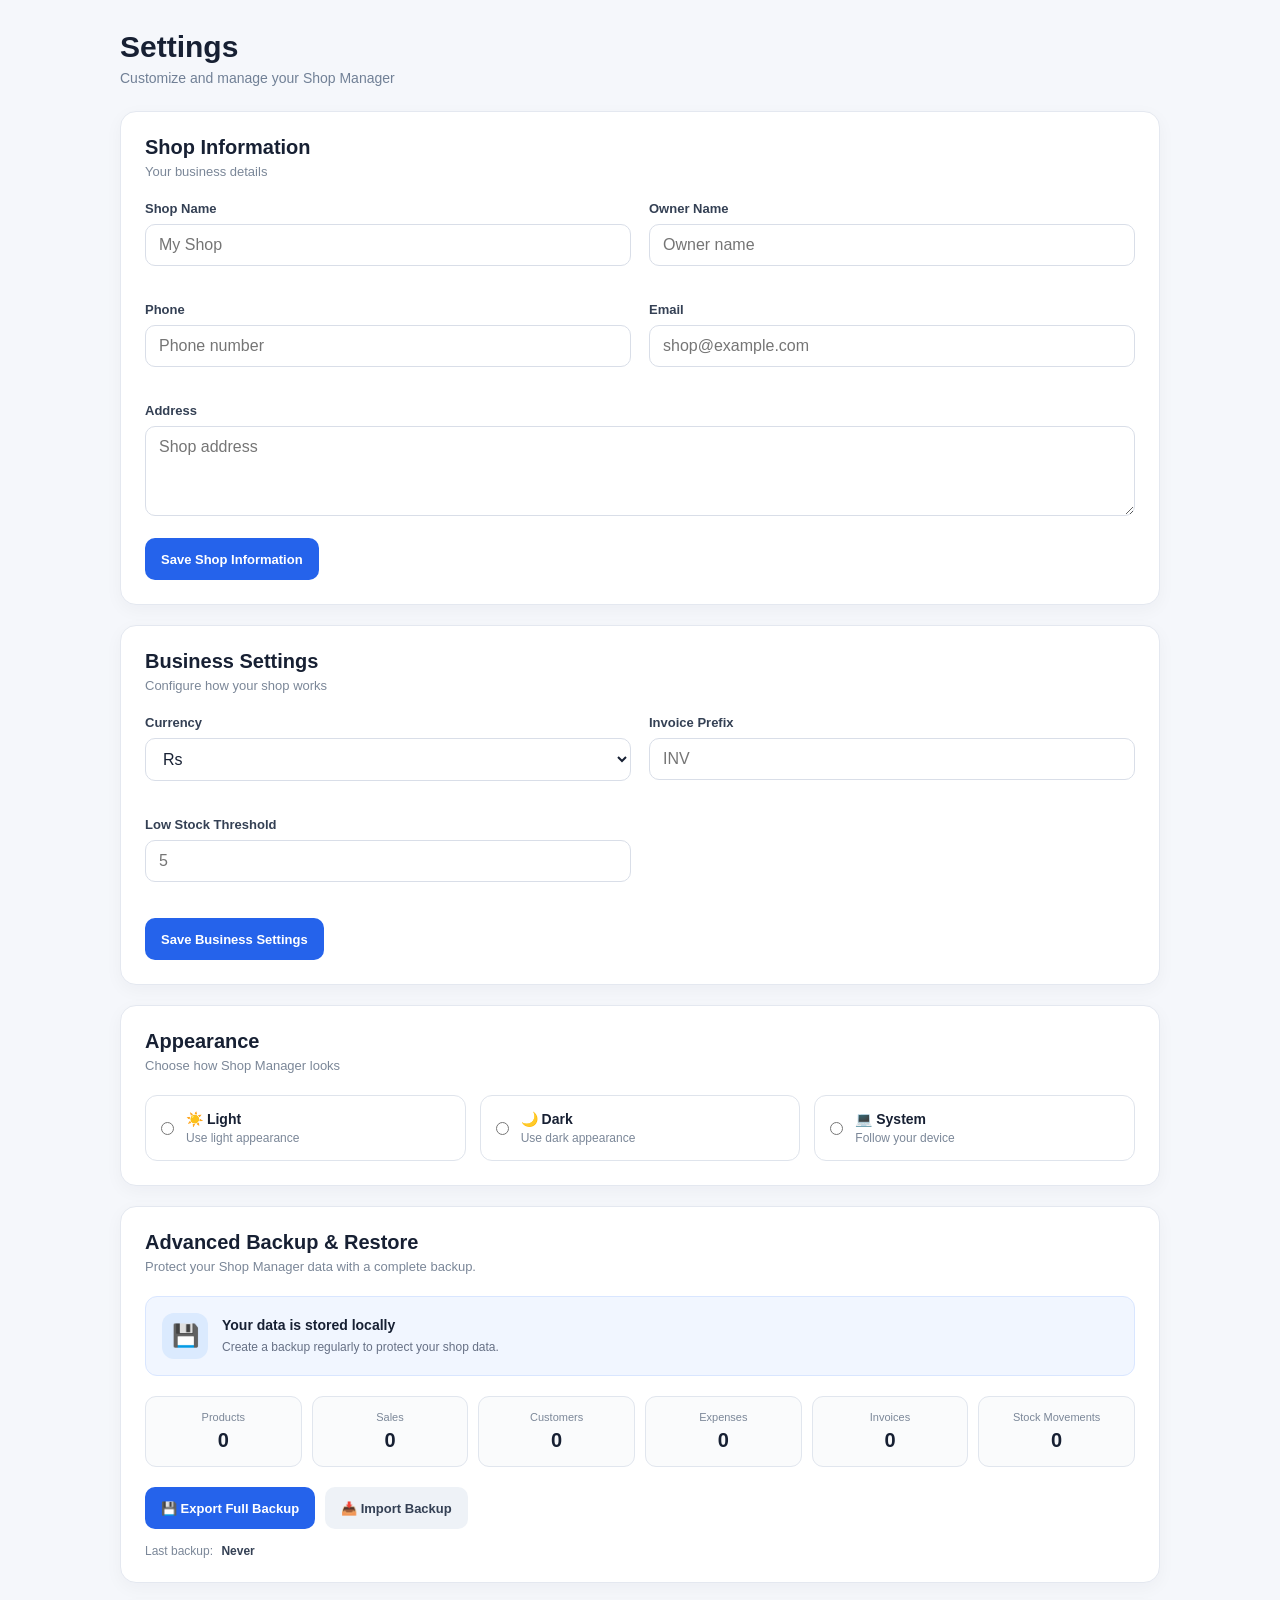
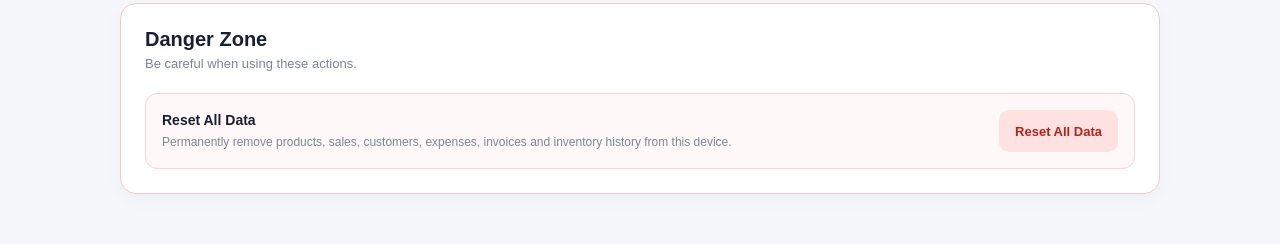
<file: settings/settings.html>
<!DOCTYPE html>
<html lang="en">

<head>
  <meta charset="UTF-8">

  <meta
    name="viewport"
    content="width=device-width, initial-scale=1.0"
  >

  <title>Settings - Shop Manager</title>

  <link
    rel="stylesheet"
    href="settings.css"
  >
</head>


<body>

<div class="settings-page">

  <!-- HEADER -->
  <header class="page-header">

    <div>
      <h1>Settings</h1>

      <p>
        Customize and manage your Shop Manager
      </p>
    </div>

  </header>


  <!-- SHOP INFORMATION -->
  <section class="settings-card">

    <div class="section-heading">

      <div>
        <h2>Shop Information</h2>

        <p>
          Your business details
        </p>
      </div>

    </div>


    <form id="shopForm">

      <div class="form-grid">

        <div class="form-group">

          <label for="shopName">
            Shop Name
          </label>

          <input
            type="text"
            id="shopName"
            placeholder="My Shop"
          >

        </div>


        <div class="form-group">

          <label for="ownerName">
            Owner Name
          </label>

          <input
            type="text"
            id="ownerName"
            placeholder="Owner name"
          >

        </div>


        <div class="form-group">

          <label for="shopPhone">
            Phone
          </label>

          <input
            type="tel"
            id="shopPhone"
            placeholder="Phone number"
          >

        </div>


        <div class="form-group">

          <label for="shopEmail">
            Email
          </label>

          <input
            type="email"
            id="shopEmail"
            placeholder="shop@example.com"
          >

        </div>

      </div>


      <div class="form-group">

        <label for="shopAddress">
          Address
        </label>

        <textarea
          id="shopAddress"
          rows="3"
          placeholder="Shop address"
        ></textarea>

      </div>


      <button
        type="submit"
        class="primary-btn"
        id="saveShopButton"
      >
        Save Shop Information
      </button>

    </form>

  </section>


  <!-- BUSINESS SETTINGS -->
  <section class="settings-card">

    <div class="section-heading">

      <div>

        <h2>
          Business Settings
        </h2>

        <p>
          Configure how your shop works
        </p>

      </div>

    </div>


    <div class="form-grid">

      <div class="form-group">

        <label for="currency">
          Currency
        </label>

        <select id="currency">

          <option value="Rs">
            Rs
          </option>

          <option value="$">
            $
          </option>

          <option value="€">
            €
          </option>

          <option value="£">
            £
          </option>

          <option value="¥">
            ¥
          </option>

        </select>

      </div>


      <div class="form-group">

        <label for="invoicePrefix">
          Invoice Prefix
        </label>

        <input
          type="text"
          id="invoicePrefix"
          placeholder="INV"
        >

      </div>


      <div class="form-group">

        <label for="lowStockThreshold">
          Low Stock Threshold
        </label>

        <input
          type="number"
          id="lowStockThreshold"
          min="0"
          step="1"
          placeholder="5"
        >

      </div>

    </div>


    <button
      type="button"
      class="primary-btn"
      id="saveBusinessSettings"
    >
      Save Business Settings
    </button>

  </section>


  <!-- APPEARANCE -->
  <section class="settings-card">

    <div class="section-heading">

      <div>

        <h2>
          Appearance
        </h2>

        <p>
          Choose how Shop Manager looks
        </p>

      </div>

    </div>


    <div class="appearance-options">

      <label class="appearance-option">

        <input
          type="radio"
          name="appearance"
          value="light"
        >

        <div>

          <strong>
            ☀️ Light
          </strong>

          <span>
            Use light appearance
          </span>

        </div>

      </label>


      <label class="appearance-option">

        <input
          type="radio"
          name="appearance"
          value="dark"
        >

        <div>

          <strong>
            🌙 Dark
          </strong>

          <span>
            Use dark appearance
          </span>

        </div>

      </label>


      <label class="appearance-option">

        <input
          type="radio"
          name="appearance"
          value="system"
        >

        <div>

          <strong>
            💻 System
          </strong>

          <span>
            Follow your device
          </span>

        </div>

      </label>

    </div>

  </section>


  <!-- ADVANCED BACKUP -->
  <section class="settings-card backup-card">

    <div class="section-heading">

      <div>

        <h2>
          Advanced Backup & Restore
        </h2>

        <p>
          Protect your Shop Manager data
          with a complete backup.
        </p>

      </div>

    </div>


    <!-- BACKUP STATUS -->
    <div class="backup-status">

      <div class="backup-status-icon">
        💾
      </div>

      <div class="backup-status-content">

        <strong id="backupStatusTitle">
          Your data is stored locally
        </strong>

        <span id="backupStatusText">
          Create a backup regularly to protect
          your shop data.
        </span>

      </div>

    </div>


    <!-- DATA SUMMARY -->
    <div class="backup-summary">

      <div class="backup-summary-item">

        <span>
          Products
        </span>

        <strong id="backupProductsCount">
          0
        </strong>

      </div>


      <div class="backup-summary-item">

        <span>
          Sales
        </span>

        <strong id="backupSalesCount">
          0
        </strong>

      </div>


      <div class="backup-summary-item">

        <span>
          Customers
        </span>

        <strong id="backupCustomersCount">
          0
        </strong>

      </div>


      <div class="backup-summary-item">

        <span>
          Expenses
        </span>

        <strong id="backupExpensesCount">
          0
        </strong>

      </div>


      <div class="backup-summary-item">

        <span>
          Invoices
        </span>

        <strong id="backupInvoicesCount">
          0
        </strong>

      </div>


      <div class="backup-summary-item">

        <span>
          Stock Movements
        </span>

        <strong id="backupInventoryCount">
          0
        </strong>

      </div>

    </div>


    <!-- BACKUP ACTIONS -->
    <div class="backup-actions">

      <button
        type="button"
        class="primary-btn"
        id="exportDataBtn"
      >
        💾 Export Full Backup
      </button>


      <label
        class="secondary-btn file-btn"
        for="importDataInput"
      >
        📥 Import Backup
      </label>


      <input
        type="file"
        id="importDataInput"
        accept=".json,application/json"
        hidden
      >

    </div>


    <!-- LAST BACKUP -->
    <div class="last-backup">

      <span>
        Last backup:
      </span>

      <strong id="lastBackupTime">
        Never
      </strong>

    </div>

  </section>


  <!-- DANGER ZONE -->
  <section class="settings-card danger-card">

    <div class="section-heading">

      <div>

        <h2>
          Danger Zone
        </h2>

        <p>
          Be careful when using these actions.
        </p>

      </div>

    </div>


    <div class="danger-content">

      <div>

        <strong>
          Reset All Data
        </strong>

        <p>
          Permanently remove products,
          sales, customers, expenses,
          invoices and inventory history
          from this device.
        </p>

      </div>


      <button
        type="button"
        class="danger-btn"
        id="resetDataBtn"
      >
        Reset All Data
      </button>

    </div>

  </section>

</div>


<!-- IMPORT PREVIEW MODAL -->
<div
  class="modal-overlay"
  id="importModal"
>

  <div class="modal">

    <div class="modal-header">

      <div>

        <h2>
          Import Backup
        </h2>

        <p>
          Review the backup before restoring it.
        </p>

      </div>


      <button
        type="button"
        class="close-btn"
        id="closeImportModal"
      >
        ×
      </button>

    </div>


    <div class="import-warning">

      ⚠️ Importing a backup will replace
      the current Shop Manager data.

    </div>


    <div class="import-file-info">

      <div>

        <span>
          Backup Date
        </span>

        <strong id="importBackupDate">
          -
        </strong>

      </div>


      <div>

        <span>
          Backup Version
        </span>

        <strong id="importBackupVersion">
          -
        </strong>

      </div>

    </div>


    <h3 class="preview-title">
      Data Included
    </h3>


    <div class="import-preview-grid">

      <div>

        <span>
          📦 Products
        </span>

        <strong id="importProductsCount">
          0
        </strong>

      </div>


      <div>

        <span>
          🛒 Sales
        </span>

        <strong id="importSalesCount">
          0
        </strong>

      </div>


      <div>

        <span>
          👥 Customers
        </span>

        <strong id="importCustomersCount">
          0
        </strong>

      </div>


      <div>

        <span>
          💸 Expenses
        </span>

        <strong id="importExpensesCount">
          0
        </strong>

      </div>


      <div>

        <span>
          🧾 Invoices
        </span>

        <strong id="importInvoicesCount">
          0
        </strong>

      </div>


      <div>

        <span>
          📊 Stock Movements
        </span>

        <strong id="importInventoryCount">
          0
        </strong>

      </div>

    </div>


    <div class="modal-actions">

      <button
        type="button"
        class="secondary-btn"
        id="cancelImportBtn"
      >
        Cancel
      </button>


      <button
        type="button"
        class="primary-btn"
        id="confirmImportBtn"
      >
        Restore Backup
      </button>

    </div>

  </div>

</div>


<!-- SETTINGS JAVASCRIPT -->

<script
  src="./settings.js?v=20260905"
  defer
></script>


</body>
</html>
</file>
<file: customers/customers.css>
```css
* {
  box-sizing: border-box;
  margin: 0;
  padding: 0;
}

html,
body {
  width: 100%;
  min-height: 100%;
  font-family: -apple-system, BlinkMacSystemFont, "Segoe UI", Arial, sans-serif;
  background: #f5f7fb;
  color: #1f2937;
}

button,
input,
textarea {
  font: inherit;
}

button {
  border: none;
  cursor: pointer;
}

.customers-page {
  padding: 28px;
  max-width: 1500px;
  margin: 0 auto;
}

/* =========================
   HEADER
   ========================= */

.page-header {
  display: flex;
  align-items: center;
  justify-content: space-between;
  gap: 20px;
  margin-bottom: 24px;
}

.page-header h1 {
  font-size: 30px;
  font-weight: 750;
  color: #111827;
}

.page-header p {
  margin-top: 5px;
  color: #6b7280;
  font-size: 14px;
}

/* =========================
   BUTTONS
   ========================= */

.primary-button,
.secondary-button {
  min-height: 42px;
  padding: 0 18px;
  border-radius: 9px;
  font-weight: 650;
  transition: 0.2s ease;
}

.primary-button {
  background: #2563eb;
  color: white;
}

.primary-button:hover {
  background: #1d4ed8;
  transform: translateY(-1px);
}

.secondary-button {
  background: #eef2f7;
  color: #374151;
}

.secondary-button:hover {
  background: #e2e8f0;
}

/* =========================
   STATS
   ========================= */

.stats-grid {
  display: grid;
  grid-template-columns: repeat(4, minmax(0, 1fr));
  gap: 16px;
  margin-bottom: 24px;
}

.stat-card {
  background: white;
  border: 1px solid #e5e7eb;
  border-radius: 14px;
  padding: 19px;
  display: flex;
  align-items: center;
  gap: 14px;
  box-shadow: 0 2px 8px rgba(15, 23, 42, 0.04);
}

.stat-icon {
  width: 46px;
  height: 46px;
  border-radius: 11px;
  display: grid;
  place-items: center;
  background: #eff6ff;
  font-size: 22px;
  flex-shrink: 0;
}

.stat-card span {
  display: block;
  color: #6b7280;
  font-size: 13px;
  margin-bottom: 5px;
}

.stat-card strong {
  display: block;
  color: #111827;
  font-size: 20px;
}

/* =========================
   PANEL
   ========================= */

.panel {
  background: white;
  border: 1px solid #e5e7eb;
  border-radius: 14px;
  overflow: hidden;
  box-shadow: 0 2px 8px rgba(15, 23, 42, 0.04);
}

.panel-header {
  padding: 20px;
  border-bottom: 1px solid #eef0f4;
  display: flex;
  align-items: center;
  justify-content: space-between;
  gap: 20px;
}

.panel-header h2 {
  font-size: 18px;
  color: #111827;
}

.panel-header p {
  color: #6b7280;
  font-size: 13px;
  margin-top: 4px;
}

/* =========================
   SEARCH
   ========================= */

.search-box {
  width: 270px;
  height: 40px;
  border: 1px solid #d9dee7;
  border-radius: 9px;
  display: flex;
  align-items: center;
  gap: 8px;
  padding: 0 12px;
  background: white;
}

.search-box span {
  font-size: 15px;
}

.search-box input {
  width: 100%;
  border: none;
  outline: none;
  background: transparent;
  color: #111827;
}

.search-box input::placeholder {
  color: #9ca3af;
}

/* =========================
   TABLE
   ========================= */

.table-wrapper {
  width: 100%;
  overflow-x: auto;
}

table {
  width: 100%;
  border-collapse: collapse;
  min-width: 950px;
}

thead {
  background: #f8fafc;
}

th {
  text-align: left;
  padding: 13px 18px;
  color: #6b7280;
  font-size: 12px;
  font-weight: 700;
  text-transform: uppercase;
  letter-spacing: 0.03em;
  white-space: nowrap;
}

td {
  padding: 15px 18px;
  border-top: 1px solid #eef0f4;
  font-size: 14px;
  color: #374151;
  vertical-align: middle;
}

tbody tr:hover {
  background: #fafbfc;
}

.customer-name-cell {
  font-weight: 700;
  color: #111827;
}

.customer-phone-cell,
.customer-email-cell {
  color: #6b7280;
}

.purchase-value {
  font-weight: 700;
  color: #111827;
}

.balance-positive {
  color: #dc2626;
  font-weight: 700;
}

.balance-zero {
  color: #16a34a;
  font-weight: 700;
}

/* =========================
   TABLE ACTIONS
   ========================= */

.customer-actions {
  display: flex;
  align-items: center;
  gap: 7px;
  flex-wrap: wrap;
}

.view-customer-button,
.edit-customer-button,
.delete-customer-button {
  padding: 7px 10px;
  border-radius: 7px;
  font-size: 12px;
  font-weight: 650;
}

.view-customer-button {
  background: #eff6ff;
  color: #2563eb;
}

.view-customer-button:hover {
  background: #dbeafe;
}

.edit-customer-button {
  background: #f3f4f6;
  color: #374151;
}

.edit-customer-button:hover {
  background: #e5e7eb;
}

.delete-customer-button {
  background: #fee2e2;
  color: #dc2626;
}

.delete-customer-button:hover {
  background: #fecaca;
}

/* =========================
   EMPTY STATE
   ========================= */

.empty-state {
  padding: 60px 20px;
  text-align: center;
}

.empty-icon {
  font-size: 42px;
  margin-bottom: 12px;
}

.empty-state h3 {
  font-size: 17px;
  color: #111827;
  margin-bottom: 6px;
}

.empty-state p {
  color: #6b7280;
  font-size: 14px;
  margin-bottom: 18px;
}

/* =========================
   MODALS
   ========================= */

.modal {
  position: fixed;
  inset: 0;
  background: rgba(15, 23, 42, 0.55);
  display: none;
  align-items: center;
  justify-content: center;
  padding: 20px;
  z-index: 1000;
}

.modal.show {
  display: flex;
}

.modal-content {
  width: min(620px, 100%);
  max-height: 92vh;
  overflow-y: auto;
  background: white;
  border-radius: 16px;
  box-shadow: 0 20px 60px rgba(0, 0, 0, 0.2);
}

.customer-details-modal {
  width: min(820px, 100%);
}

/* =========================
   MODAL HEADER
   ========================= */

.modal-header {
  padding: 21px 22px;
  border-bottom: 1px solid #eef0f4;
  display: flex;
  align-items: flex-start;
  justify-content: space-between;
  gap: 15px;
}

.modal-header h2 {
  font-size: 20px;
  color: #111827;
}

.modal-header p {
  margin-top: 4px;
  color: #6b7280;
  font-size: 13px;
}

.close-button {
  width: 34px;
  height: 34px;
  border-radius: 8px;
  background: #f3f4f6;
  color: #6b7280;
  font-size: 24px;
  line-height: 1;
  flex-shrink: 0;
}

.close-button:hover {
  background: #e5e7eb;
  color: #111827;
}

/* =========================
   FORM
   ========================= */

.form-group {
  margin-top: 18px;
  padding: 0 22px;
}

.form-group label {
  display: block;
  font-size: 13px;
  font-weight: 650;
  color: #374151;
  margin-bottom: 7px;
}

.form-group input,
.form-group textarea {
  width: 100%;
  border: 1px solid #d7dce5;
  border-radius: 8px;
  padding: 10px 12px;
  outline: none;
  background: white;
  color: #111827;
}

.form-group input {
  height: 42px;
}

.form-group textarea {
  min-height: 85px;
  resize: vertical;
}

.form-group input:focus,
.form-group textarea:focus {
  border-color: #2563eb;
  box-shadow: 0 0 0 3px rgba(37, 99, 235, 0.1);
}

/* =========================
   MODAL ACTIONS
   ========================= */

.modal-actions {
  padding: 20px 22px;
  margin-top: 20px;
  border-top: 1px solid #eef0f4;
  display: flex;
  justify-content: flex-end;
  gap: 10px;
}

/* =========================
   CUSTOMER PROFILE
   ========================= */

.customer-profile {
  padding: 22px;
}

.customer-profile-header {
  display: flex;
  align-items: center;
  gap: 15px;
  margin-bottom: 20px;
}

.customer-avatar {
  width: 58px;
  height: 58px;
  border-radius: 50%;
  display: grid;
  place-items: center;
  background: #dbeafe;
  color: #2563eb;
  font-size: 22px;
  font-weight: 800;
  flex-shrink: 0;
}

.customer-profile-name {
  font-size: 21px;
  font-weight: 750;
  color: #111827;
}

.customer-profile-contact {
  margin-top: 4px;
  color: #6b7280;
  font-size: 13px;
}

/* =========================
   CUSTOMER SUMMARY
   ========================= */

.customer-summary-grid {
  display: grid;
  grid-template-columns: repeat(4, minmax(0, 1fr));
  gap: 12px;
  margin-bottom: 22px;
}

.customer-summary-card {
  border: 1px solid #e5e7eb;
  background: #f8fafc;
  border-radius: 10px;
  padding: 14px;
}

.customer-summary-card span {
  display: block;
  font-size: 11px;
  color: #6b7280;
  margin-bottom: 5px;
}

.customer-summary-card strong {
  display: block;
  font-size: 17px;
  color: #111827;
}

/* =========================
   CUSTOMER INFORMATION
   ========================= */

.customer-info-grid {
  display: grid;
  grid-template-columns: 1fr 1fr;
  gap: 12px;
  margin-bottom: 22px;
}

.customer-info-box {
  border: 1px solid #e5e7eb;
  border-radius: 10px;
  padding: 13px;
  background: white;
}

.customer-info-box.full-width {
  grid-column: 1 / -1;
}

.customer-info-box span {
  display: block;
  font-size: 11px;
  color: #6b7280;
  margin-bottom: 5px;
}

.customer-info-box strong,
.customer-info-box p {
  color: #111827;
  font-size: 13px;
  line-height: 1.5;
}

.customer-info-box p {
  white-space: pre-wrap;
}

/* =========================
   HISTORY
   ========================= */

.history-title {
  font-size: 15px;
  font-weight: 750;
  color: #111827;
  margin-bottom: 10px;
}

.purchase-history {
  border: 1px solid #e5e7eb;
  border-radius: 10px;
  overflow: hidden;
}

.history-row {
  display: grid;
  grid-template-columns: 1.1fr 1.5fr 0.8fr 0.9fr 0.9fr;
  align-items: center;
  gap: 10px;
  padding: 13px 14px;
  border-bottom: 1px solid #eef0f4;
}

.history-row:last-child {
  border-bottom: none;
}

.history-row.header {
  background: #f8fafc;
  color: #6b7280;
  font-size: 11px;
  font-weight: 750;
  text-transform: uppercase;
}

.history-row:not(.header) {
  font-size: 12px;
}

.history-customer-items {
  color: #374151;
}

.history-total {
  font-weight: 700;
  color: #111827;
}

.history-status {
  display: inline-flex;
  align-items: center;
  justify-content: center;
  width: fit-content;
  padding: 4px 8px;
  border-radius: 999px;
  font-size: 10px;
  font-weight: 750;
}

.history-status.paid {
  background: #dcfce7;
  color: #166534;
}

.history-status.partial {
  background: #ffedd5;
  color: #9a3412;
}

.history-status.unpaid {
  background: #fee2e2;
  color: #b91c1c;
}

.history-empty {
  padding: 28px;
  text-align: center;
  color: #9ca3af;
  font-size: 13px;
}

/* =========================
   RESPONSIVE
   ========================= */

@media (max-width: 1050px) {

  .stats-grid {
    grid-template-columns: repeat(2, minmax(0, 1fr));
  }

  .customer-summary-grid {
    grid-template-columns: repeat(2, minmax(0, 1fr));
  }

}

@media (max-width: 750px) {

  .customers-page {
    padding: 18px;
  }

  .page-header {
    align-items: flex-start;
    flex-direction: column;
  }

  .page-header .primary-button {
    width: 100%;
  }

  .panel-header {
    align-items: stretch;
    flex-direction: column;
  }

  .search-box {
    width: 100%;
  }

  .customer-info-grid {
    grid-template-columns: 1fr;
  }

  .customer-info-box.full-width {
    grid-column: auto;
  }

  .history-row {
    grid-template-columns: 1fr 1fr;
  }

  .history-row.header {
    display: none;
  }

  .history-row:not(.header) > div:nth-child(1)::before {
    content: "Date: ";
    color: #9ca3af;
  }

  .history-row:not(.header) > div:nth-child(2)::before {
    content: "Items: ";
    color: #9ca3af;
  }

  .history-row:not(.header) > div:nth-child(3)::before {
    content: "Total: ";
    color: #9ca3af;
  }

  .history-row:not(.header) > div:nth-child(4)::before {
    content: "Paid: ";
    color: #9ca3af;
  }

  .history-row:not(.header) > div:nth-child(5)::before {
    content: "Status: ";
    color: #9ca3af;
  }

}

@media (max-width: 500px) {

  .customers-page {
    padding: 12px;
  }

  .stats-grid {
    grid-template-columns: 1fr;
  }

  .customer-summary-grid {
    grid-template-columns: 1fr;
  }

  .modal {
    padding: 10px;
  }

  .modal-content {
    max-height: 95vh;
    border-radius: 12px;
  }

  .form-group {
    padding-left: 16px;
    padding-right: 16px;
  }

  .modal-actions {
    padding-left: 16px;
    padding-right: 16px;
  }

  .customer-profile {
    padding: 16px;
  }

}
```
</file>
<file: expenses/expenses.css>
* {
  box-sizing: border-box;
  margin: 0;
  padding: 0;
  font-family: Arial, sans-serif;
}

body {
  background: #f5f6fa;
  color: #222;
}

button,
input,
select,
textarea {
  font: inherit;
}

button {
  cursor: pointer;
  border: none;
}

/* PAGE */

.expenses-page {
  min-height: 100vh;
  padding: 30px;
}

/* HEADER */

.expenses-header {
  display: flex;
  align-items: center;
  justify-content: space-between;
  margin-bottom: 25px;
}

.expenses-header h1 {
  font-size: 28px;
  margin-bottom: 6px;
}

.expenses-header p {
  color: #888;
  font-size: 14px;
}

/* ADD BUTTON */

.add-expense-btn {
  background: #e53935;
  color: white;
  padding: 12px 18px;
  border-radius: 9px;
  font-weight: bold;
  transition: 0.2s;
}

.add-expense-btn:hover {
  background: #c62828;
  transform: translateY(-1px);
}

/* STATISTICS */

.expense-stats {
  display: grid;
  grid-template-columns: repeat(4, 1fr);
  gap: 15px;
  margin-bottom: 20px;
}

.expense-stat {
  background: white;
  border: 1px solid #e7e7e7;
  border-radius: 13px;
  padding: 20px;
}

.expense-stat span {
  display: block;
  color: #888;
  font-size: 12px;
  margin-bottom: 8px;
}

.expense-stat strong {
  font-size: 20px;
}

/* PANEL */

.expenses-panel {
  background: white;
  border: 1px solid #e7e7e7;
  border-radius: 14px;
  overflow: hidden;
}

.panel-header {
  padding: 20px;
  display: flex;
  align-items: center;
  justify-content: space-between;
  gap: 20px;
  border-bottom: 1px solid #eeeeee;
}

.panel-header h2 {
  font-size: 17px;
  margin-bottom: 5px;
}

.panel-header p {
  color: #999;
  font-size: 12px;
}

/* SEARCH */

.search-box {
  width: 240px;
  height: 42px;
  display: flex;
  align-items: center;
  gap: 9px;
  background: #f7f7f7;
  border-radius: 9px;
  padding: 0 12px;
}

.search-box input {
  width: 100%;
  border: none;
  outline: none;
  background: transparent;
}

/* TABLE */

.expenses-table-container {
  overflow-x: auto;
}

table {
  width: 100%;
  border-collapse: collapse;
  min-width: 850px;
}

thead {
  background: #fafafa;
}

th {
  text-align: left;
  padding: 15px;
  font-size: 12px;
  color: #777;
  border-bottom: 1px solid #e8e8e8;
}

td {
  padding: 15px;
  border-bottom: 1px solid #eeeeee;
  font-size: 13px;
}

tbody tr:last-child td {
  border-bottom: none;
}

/* EXPENSE NAME */

.expense-name {
  display: flex;
  align-items: center;
  gap: 11px;
}

.expense-icon {
  width: 38px;
  height: 38px;
  border-radius: 10px;
  background: #fff1f1;
  display: flex;
  align-items: center;
  justify-content: center;
  font-size: 17px;
  flex-shrink: 0;
}

.expense-name strong {
  display: block;
  margin-bottom: 3px;
}

.expense-name small {
  color: #999;
  font-size: 11px;
}

/* CATEGORY */

.expense-category {
  display: inline-block;
  padding: 6px 10px;
  border-radius: 20px;
  background: #f1f1f1;
  color: #555;
  font-size: 11px;
  font-weight: bold;
}

/* DESCRIPTION */

.expense-description {
  color: #777;
  max-width: 220px;
}

/* AMOUNT */

.expense-amount {
  font-weight: bold;
}

/* EMPTY STATE */

.empty-expenses {
  min-height: 350px;
  display: flex;
  flex-direction: column;
  align-items: center;
  justify-content: center;
  text-align: center;
}

.empty-expenses-icon {
  width: 65px;
  height: 65px;
  background: #f5f5f5;
  border-radius: 16px;
  display: flex;
  align-items: center;
  justify-content: center;
  font-size: 28px;
  margin-bottom: 15px;
}

.empty-expenses h2 {
  font-size: 18px;
  margin-bottom: 7px;
}

.empty-expenses p {
  color: #999;
  font-size: 13px;
  margin-bottom: 18px;
}

/* ACTION BUTTONS */

.expense-actions-cell {
  display: flex;
  align-items: center;
  gap: 7px;
}

.action-btn {
  width: 34px;
  height: 34px;
  border-radius: 8px;
  background: #f5f5f5;
  font-size: 14px;
}

.action-btn:hover {
  background: #eaeaea;
}

.delete-btn {
  color: #d62828;
}

.delete-btn:hover {
  background: #ffebee;
}

/* MODAL */

.modal {
  position: fixed;
  inset: 0;
  background: rgba(0, 0, 0, 0.45);
  display: none;
  align-items: center;
  justify-content: center;
  padding: 20px;
  z-index: 1000;
}

.modal.show {
  display: flex;
}

.modal-box {
  width: 100%;
  max-width: 620px;
  max-height: 90vh;
  overflow-y: auto;
  background: white;
  border-radius: 16px;
  padding: 24px;
  box-shadow: 0 20px 60px rgba(0, 0, 0, 0.18);
}

/* MODAL HEADER */

.modal-header {
  display: flex;
  align-items: flex-start;
  justify-content: space-between;
  margin-bottom: 23px;
}

.modal-header h2 {
  font-size: 20px;
  margin-bottom: 5px;
}

.modal-header p {
  color: #999;
  font-size: 12px;
}

.close-btn {
  width: 34px;
  height: 34px;
  border-radius: 8px;
  background: #f4f4f4;
  font-size: 22px;
  color: #555;
}

.close-btn:hover {
  background: #eaeaea;
}

/* FORM */

.form-group {
  margin-bottom: 18px;
}

.form-group label {
  display: block;
  font-size: 12px;
  font-weight: bold;
  color: #555;
  margin-bottom: 7px;
}

.form-group input,
.form-group select,
.form-group textarea {
  width: 100%;
  border: 1px solid #ddd;
  border-radius: 9px;
  padding: 12px;
  outline: none;
  background: white;
}

.form-group textarea {
  resize: vertical;
  min-height: 90px;
}

.form-group input:focus,
.form-group select:focus,
.form-group textarea:focus {
  border-color: #e53935;
}

/* FORM ROW */

.form-row {
  display: grid;
  grid-template-columns: 1fr 1fr;
  gap: 14px;
}

/* FORM ACTIONS */

.expense-actions {
  display: flex;
  justify-content: flex-end;
  gap: 10px;
  margin-top: 25px;
}

.cancel-btn {
  padding: 11px 17px;
  border-radius: 8px;
  background: #f1f1f1;
}

.cancel-btn:hover {
  background: #e5e5e5;
}

.save-expense-btn {
  padding: 11px 18px;
  border-radius: 8px;
  background: #e53935;
  color: white;
  font-weight: bold;
}

.save-expense-btn:hover {
  background: #c62828;
}

/* RESPONSIVE */

@media (max-width: 850px) {

  .expense-stats {
    grid-template-columns: repeat(2, 1fr);
  }

}

@media (max-width: 650px) {

  .expenses-page {
    padding: 18px;
  }

  .expenses-header {
    flex-direction: column;
    align-items: flex-start;
    gap: 15px;
  }

  .expenses-header .add-expense-btn {
    width: 100%;
  }

  .panel-header {
    flex-direction: column;
    align-items: stretch;
  }

  .search-box {
    width: 100%;
  }

  .expense-stats {
    grid-template-columns: 1fr;
  }

  .form-row {
    grid-template-columns: 1fr;
  }

  .modal-box {
    padding: 18px;
  }

  .expense-actions {
    flex-direction: column-reverse;
  }

  .expense-actions button {
    width: 100%;
  }

}
```
</file>
<file: invoices/invoices.css>
id="u9s7k2"
* {
  box-sizing: border-box;
  margin: 0;
  padding: 0;
}

body {
  font-family: -apple-system, BlinkMacSystemFont, "Segoe UI", Arial, sans-serif;
  background: #f5f7fb;
  color: #1f2937;
}

button,
input,
select {
  font: inherit;
}

button {
  cursor: pointer;
}

.page {
  width: 100%;
  max-width: 1400px;
  margin: 0 auto;
  padding: 30px;
}

/* Header */

.page-header {
  display: flex;
  align-items: center;
  justify-content: space-between;
  gap: 20px;
  margin-bottom: 28px;
}

.page-header h1 {
  font-size: 30px;
  margin-bottom: 6px;
}

.page-header p {
  color: #6b7280;
  font-size: 14px;
}


/* Buttons */

.primary-btn,
.secondary-btn {
  border: none;
  border-radius: 10px;
  padding: 11px 17px;
  font-weight: 600;
  display: inline-flex;
  align-items: center;
  justify-content: center;
  gap: 7px;
  transition: 0.2s;
}

.primary-btn {
  background: #2563eb;
  color: white;
}

.primary-btn:hover {
  background: #1d4ed8;
  transform: translateY(-1px);
}

.secondary-btn {
  background: #eef2f7;
  color: #374151;
}

.secondary-btn:hover {
  background: #e2e8f0;
}


/* Statistics */

.stats-grid {
  display: grid;
  grid-template-columns: repeat(4, 1fr);
  gap: 18px;
  margin-bottom: 25px;
}

.stat-card {
  background: white;
  border: 1px solid #e5e7eb;
  border-radius: 15px;
  padding: 20px;
  display: flex;
  align-items: center;
  gap: 15px;
  box-shadow: 0 3px 12px rgba(0, 0, 0, 0.04);
}

.stat-icon {
  width: 48px;
  height: 48px;
  border-radius: 12px;
  background: #eff6ff;
  display: flex;
  align-items: center;
  justify-content: center;
  font-size: 22px;
}

.stat-card span {
  display: block;
  color: #6b7280;
  font-size: 13px;
  margin-bottom: 5px;
}

.stat-card strong {
  font-size: 21px;
  color: #111827;
}


/* Main Card */

.content-card {
  background: white;
  border: 1px solid #e5e7eb;
  border-radius: 15px;
  box-shadow: 0 3px 12px rgba(0, 0, 0, 0.04);
  overflow: hidden;
}

.card-top {
  padding: 22px 24px;
  display: flex;
  align-items: center;
  justify-content: space-between;
  gap: 20px;
  border-bottom: 1px solid #e5e7eb;
}

.card-top h2 {
  font-size: 19px;
  margin-bottom: 4px;
}

.card-top p {
  color: #6b7280;
  font-size: 13px;
}


/* Search */

.search-box {
  width: 280px;
  height: 42px;
  border: 1px solid #d1d5db;
  border-radius: 9px;
  display: flex;
  align-items: center;
  gap: 9px;
  padding: 0 12px;
  background: white;
}

.search-box span {
  color: #6b7280;
}

.search-box input {
  border: none;
  outline: none;
  width: 100%;
  color: #111827;
  background: transparent;
}

.search-box input::placeholder {
  color: #9ca3af;
}


/* Table */

.table-wrapper {
  width: 100%;
  overflow-x: auto;
}

table {
  width: 100%;
  border-collapse: collapse;
}

thead {
  background: #f8fafc;
}

th {
  text-align: left;
  padding: 14px 18px;
  font-size: 12px;
  color: #6b7280;
  text-transform: uppercase;
  letter-spacing: 0.04em;
  white-space: nowrap;
}

td {
  padding: 16px 18px;
  border-top: 1px solid #eef0f3;
  font-size: 14px;
  vertical-align: middle;
}

tbody tr:hover {
  background: #fafcff;
}

.invoice-id {
  font-weight: 700;
  color: #2563eb;
}

.customer-name {
  font-weight: 600;
  color: #111827;
}

.amount {
  font-weight: 700;
  color: #111827;
}


/* Action Buttons */

.actions {
  display: flex;
  gap: 7px;
  flex-wrap: wrap;
}

.action-btn {
  border: none;
  padding: 7px 10px;
  border-radius: 7px;
  background: #f1f5f9;
  color: #374151;
  font-size: 13px;
  font-weight: 600;
}

.action-btn:hover {
  background: #e2e8f0;
}

.action-btn.view {
  color: #2563eb;
  background: #eff6ff;
}

.action-btn.print {
  color: #047857;
  background: #ecfdf5;
}

.action-btn.delete {
  color: #dc2626;
  background: #fef2f2;
}


/* Empty State */

.empty-state {
  display: none;
  text-align: center;
  padding: 65px 20px;
}

.empty-icon {
  width: 70px;
  height: 70px;
  margin: 0 auto 16px;
  border-radius: 18px;
  background: #eff6ff;
  display: flex;
  align-items: center;
  justify-content: center;
  font-size: 32px;
}

.empty-state h3 {
  font-size: 19px;
  margin-bottom: 7px;
}

.empty-state p {
  color: #6b7280;
  margin-bottom: 20px;
  font-size: 14px;
}


/* Modal */

.modal-overlay {
  position: fixed;
  inset: 0;
  background: rgba(15, 23, 42, 0.55);
  display: none;
  align-items: center;
  justify-content: center;
  padding: 20px;
  z-index: 1000;
}

.modal-overlay.show {
  display: flex;
}

.modal {
  width: 100%;
  max-width: 650px;
  max-height: 90vh;
  background: white;
  border-radius: 16px;
  overflow: hidden;
  box-shadow: 0 20px 60px rgba(0, 0, 0, 0.2);
  display: flex;
  flex-direction: column;
}

.invoice-modal {
  max-width: 850px;
}

.modal-header {
  padding: 20px 24px;
  border-bottom: 1px solid #e5e7eb;
  display: flex;
  justify-content: space-between;
  align-items: flex-start;
  gap: 15px;
}

.modal-header h2 {
  font-size: 21px;
  margin-bottom: 4px;
}

.modal-header p {
  font-size: 13px;
  color: #6b7280;
}

.close-btn {
  border: none;
  background: #f1f5f9;
  width: 34px;
  height: 34px;
  border-radius: 8px;
  font-size: 23px;
  color: #475569;
}

.close-btn:hover {
  background: #e2e8f0;
}

.modal-body {
  padding: 24px;
  overflow-y: auto;
}

.modal-footer {
  padding: 16px 24px;
  border-top: 1px solid #e5e7eb;
  display: flex;
  justify-content: flex-end;
  gap: 10px;
}


/* Form */

.form-group {
  margin-bottom: 20px;
}

.form-group label {
  display: block;
  font-size: 13px;
  font-weight: 600;
  margin-bottom: 8px;
}

.form-group select {
  width: 100%;
  height: 44px;
  border: 1px solid #d1d5db;
  border-radius: 9px;
  padding: 0 12px;
  outline: none;
  background: white;
}

.form-group select:focus {
  border-color: #2563eb;
}


/* Sale Information */

.sale-info {
  display: none;
  background: #f8fafc;
  border: 1px solid #e5e7eb;
  border-radius: 12px;
  padding: 15px;
  margin-bottom: 22px;
}

.sale-info.show {
  display: block;
}

.info-row {
  display: flex;
  justify-content: space-between;
  gap: 20px;
  padding: 8px 0;
}

.info-row:not(:last-child) {
  border-bottom: 1px solid #e5e7eb;
}

.info-row span {
  color: #6b7280;
  font-size: 13px;
}

.info-row strong {
  color: #111827;
  font-size: 14px;
}


/* Selected Sale Items */

.preview-section h3 {
  font-size: 15px;
  margin-bottom: 10px;
}

.selected-items {
  border: 1px solid #e5e7eb;
  border-radius: 10px;
  overflow: hidden;
}

.selected-item {
  display: flex;
  justify-content: space-between;
  gap: 15px;
  padding: 12px 14px;
  border-bottom: 1px solid #eef0f3;
}

.selected-item:last-child {
  border-bottom: none;
}

.selected-item-name {
  font-weight: 600;
  font-size: 14px;
}

.selected-item-details {
  color: #6b7280;
  font-size: 13px;
}

.muted-text {
  color: #9ca3af;
  padding: 15px;
  font-size: 13px;
}


/* Invoice Preview */

.invoice-preview {
  background: white;
  border: 1px solid #e5e7eb;
  padding: 35px;
  border-radius: 8px;
}

.invoice-top {
  display: flex;
  justify-content: space-between;
  gap: 20px;
  padding-bottom: 25px;
  border-bottom: 2px solid #111827;
}

.invoice-top h1 {
  font-size: 24px;
  letter-spacing: 0.04em;
}

.invoice-top p {
  color: #6b7280;
  font-size: 13px;
  margin-top: 5px;
}

.invoice-number {
  text-align: right;
}

.invoice-number span {
  display: block;
  color: #6b7280;
  font-size: 12px;
  margin-bottom: 5px;
}

.invoice-number strong {
  font-size: 18px;
}


/* Invoice Details */

.invoice-details {
  display: grid;
  grid-template-columns: 2fr 1fr 1fr;
  gap: 20px;
  padding: 25px 0;
}

.invoice-details span {
  display: block;
  color: #6b7280;
  font-size: 11px;
  text-transform: uppercase;
  margin-bottom: 6px;
}

.invoice-details strong {
  font-size: 14px;
}


/* Invoice Items */

.invoice-items {
  overflow-x: auto;
}

.invoice-items table {
  border: 1px solid #e5e7eb;
}

.invoice-items th {
  background: #f8fafc;
  border-bottom: 1px solid #e5e7eb;
}

.invoice-items td {
  border-top: 1px solid #eef0f3;
}


/* Invoice Total */

.invoice-total {
  display: flex;
  justify-content: flex-end;
  padding-top: 20px;
}

.invoice-total > div {
  min-width: 220px;
  display: flex;
  justify-content: space-between;
  gap: 30px;
  padding-top: 15px;
  border-top: 2px solid #111827;
}

.invoice-total span {
  font-weight: 700;
}

.invoice-total strong {
  font-size: 19px;
}


/* Invoice Footer */

.invoice-footer {
  text-align: center;
  padding-top: 30px;
  margin-top: 25px;
  border-top: 1px solid #e5e7eb;
}

.invoice-footer p {
  color: #6b7280;
  font-size: 13px;
}


/* Responsive */

@media (max-width: 1000px) {
  .stats-grid {
    grid-template-columns: repeat(2, 1fr);
  }

  .invoice-details {
    grid-template-columns: 1fr 1fr;
  }
}

@media (max-width: 700px) {
  .page {
    padding: 18px;
  }

  .page-header {
    align-items: flex-start;
    flex-direction: column;
  }

  .page-header .primary-btn {
    width: 100%;
  }

  .stats-grid {
    grid-template-columns: 1fr;
  }

  .card-top {
    align-items: stretch;
    flex-direction: column;
  }

  .search-box {
    width: 100%;
  }

  .invoice-preview {
    padding: 20px;
  }

  .invoice-top {
    flex-direction: column;
  }

  .invoice-number {
    text-align: left;
  }

  .invoice-details {
    grid-template-columns: 1fr;
  }

  .modal-body {
    padding: 18px;
  }

  .modal-footer {
    padding: 14px 18px;
  }
}

@media (max-width: 450px) {
  .page-header h1 {
    font-size: 25px;
  }

  .stat-card {
    padding: 16px;
  }

  .invoice-preview {
    padding: 15px;
  }

  .invoice-top h1 {
    font-size: 20px;
  }

  th,
  td {
    padding: 12px;
  }
}


/* Print */

@media print {
  body {
    background: white;
  }

  .invoice-preview {
    border: none;
    padding: 0;
  }
}
```
</file>
<file: products/products.css>
* {
  box-sizing: border-box;
  margin: 0;
  padding: 0;
}

html,
body {
  width: 100%;
  min-height: 100%;
  font-family: -apple-system, BlinkMacSystemFont, "Segoe UI", Arial, sans-serif;
  background: #f5f7fb;
  color: #172033;
}

body {
  overflow-x: hidden;
}

button,
input,
select,
textarea {
  font: inherit;
}

button {
  border: none;
  cursor: pointer;
}

.products-page {
  width: 100%;
  max-width: 1500px;
  margin: 0 auto;
  padding: 28px;
}

/* =========================
   HEADER
========================= */

.page-header {
  display: flex;
  justify-content: space-between;
  align-items: center;
  gap: 20px;
  margin-bottom: 26px;
}

.page-header h1 {
  font-size: 30px;
  font-weight: 750;
  margin-bottom: 5px;
}

.page-header p {
  color: #718096;
  font-size: 14px;
}

/* =========================
   BUTTONS
========================= */

.primary-btn,
.secondary-btn,
.text-btn {
  transition: 0.2s ease;
}

.primary-btn {
  background: #2563eb;
  color: white;
  padding: 11px 17px;
  border-radius: 9px;
  font-weight: 650;
  display: inline-flex;
  align-items: center;
  justify-content: center;
  gap: 6px;
}

.primary-btn:hover {
  background: #1d4ed8;
  transform: translateY(-1px);
}

.secondary-btn {
  background: #eef2ff;
  color: #3157c9;
  padding: 10px 15px;
  border-radius: 9px;
  font-weight: 650;
}

.secondary-btn:hover {
  background: #e0e7ff;
}

.text-btn {
  background: transparent;
  color: #2563eb;
  font-weight: 650;
  padding: 6px;
}

.text-btn:hover {
  text-decoration: underline;
}

/* =========================
   STATS
========================= */

.stats-grid {
  display: grid;
  grid-template-columns: repeat(4, minmax(0, 1fr));
  gap: 18px;
  margin-bottom: 24px;
}

.stat-card {
  background: white;
  border: 1px solid #e7ebf2;
  border-radius: 14px;
  padding: 20px;
  display: flex;
  align-items: center;
  gap: 15px;
  box-shadow: 0 3px 12px rgba(15, 23, 42, 0.04);
}

.stat-icon {
  width: 45px;
  height: 45px;
  border-radius: 11px;
  background: #eff6ff;
  display: flex;
  align-items: center;
  justify-content: center;
  font-size: 21px;
  flex-shrink: 0;
}

.stat-card span {
  display: block;
  color: #718096;
  font-size: 13px;
  margin-bottom: 5px;
}

.stat-card strong {
  display: block;
  font-size: 22px;
  font-weight: 750;
}

/* =========================
   SECTION HEADING
========================= */

.section-heading {
  display: flex;
  justify-content: space-between;
  align-items: center;
  gap: 15px;
  margin-bottom: 18px;
}

.section-heading h2 {
  font-size: 19px;
  margin-bottom: 4px;
}

.section-heading p {
  color: #718096;
  font-size: 13px;
}

/* =========================
   INVENTORY ACTIONS
========================= */

.inventory-actions-panel {
  background: white;
  border: 1px solid #e7ebf2;
  border-radius: 15px;
  padding: 22px;
  margin-bottom: 24px;
  box-shadow: 0 3px 12px rgba(15, 23, 42, 0.04);
}

.inventory-action-grid {
  display: grid;
  grid-template-columns: repeat(4, minmax(0, 1fr));
  gap: 14px;
}

.inventory-action-card {
  background: #f8fafc;
  border: 1px solid #e7ebf2;
  border-radius: 12px;
  padding: 16px;
  text-align: left;
  display: flex;
  align-items: center;
  gap: 13px;
  transition: 0.2s ease;
}

.inventory-action-card:hover {
  border-color: #b9c9ee;
  background: #f1f5ff;
  transform: translateY(-2px);
}

.inventory-action-icon {
  width: 42px;
  height: 42px;
  border-radius: 10px;
  background: white;
  display: flex;
  align-items: center;
  justify-content: center;
  font-size: 20px;
  box-shadow: 0 2px 7px rgba(15, 23, 42, 0.06);
  flex-shrink: 0;
}

.inventory-action-card strong {
  display: block;
  color: #172033;
  font-size: 14px;
  margin-bottom: 4px;
}

.inventory-action-card span {
  display: block;
  color: #718096;
  font-size: 12px;
}

/* =========================
   TOOLBAR
========================= */

.toolbar {
  display: flex;
  align-items: center;
  gap: 12px;
  margin-bottom: 18px;
}

.search-box {
  flex: 1;
  min-width: 200px;
  height: 43px;
  background: white;
  border: 1px solid #dfe5ee;
  border-radius: 9px;
  display: flex;
  align-items: center;
  padding: 0 13px;
  gap: 8px;
}

.search-box span {
  font-size: 15px;
  opacity: 0.7;
}

.search-box input {
  border: none;
  outline: none;
  width: 100%;
  background: transparent;
  color: #172033;
}

.toolbar select {
  height: 43px;
  min-width: 175px;
  border: 1px solid #dfe5ee;
  border-radius: 9px;
  background: white;
  padding: 0 12px;
  color: #334155;
  outline: none;
}

/* =========================
   PRODUCT PANEL
========================= */

.products-panel,
.movement-panel {
  background: white;
  border: 1px solid #e7ebf2;
  border-radius: 15px;
  padding: 22px;
  margin-bottom: 24px;
  box-shadow: 0 3px 12px rgba(15, 23, 42, 0.04);
}

.table-wrapper,
.movement-table-wrapper,
.history-table-wrapper {
  width: 100%;
  overflow-x: auto;
}

.products-table,
.movement-table,
.history-table {
  width: 100%;
  border-collapse: collapse;
  min-width: 850px;
}

.products-table th,
.movement-table th,
.history-table th {
  text-align: left;
  background: #f8fafc;
  color: #64748b;
  font-size: 12px;
  font-weight: 700;
  padding: 13px 12px;
  border-bottom: 1px solid #e5eaf1;
  white-space: nowrap;
}

.products-table td,
.movement-table td,
.history-table td {
  padding: 14px 12px;
  border-bottom: 1px solid #edf0f5;
  font-size: 13px;
  vertical-align: middle;
}

.products-table tbody tr:hover,
.movement-table tbody tr:hover,
.history-table tbody tr:hover {
  background: #fafcff;
}

.product-name {
  font-weight: 700;
  color: #172033;
}

.product-category {
  color: #64748b;
}

.stock-number {
  font-weight: 750;
}

.price-cell {
  white-space: nowrap;
}

.action-buttons {
  display: flex;
  gap: 7px;
  white-space: nowrap;
}

.action-btn {
  border-radius: 7px;
  padding: 7px 9px;
  font-size: 12px;
  font-weight: 650;
  background: #f1f5f9;
  color: #334155;
}

.action-btn:hover {
  background: #e2e8f0;
}

.action-btn.adjust {
  background: #eff6ff;
  color: #2563eb;
}

.action-btn.edit {
  background: #f1f5f9;
}

.action-btn.delete {
  background: #fff1f2;
  color: #dc2626;
}

/* =========================
   STATUS BADGES
========================= */

.status-badge,
.movement-badge,
.payment-badge {
  display: inline-flex;
  align-items: center;
  justify-content: center;
  border-radius: 999px;
  padding: 5px 9px;
  font-size: 11px;
  font-weight: 700;
  white-space: nowrap;
}

.status-in {
  background: #ecfdf3;
  color: #15803d;
}

.status-low {
  background: #fff7ed;
  color: #c2410c;
}

.status-out {
  background: #fff1f2;
  color: #dc2626;
}

/* =========================
   EMPTY STATES
========================= */

.empty-state {
  text-align: center;
  padding: 55px 20px;
  color: #64748b;
}

.empty-icon {
  width: 62px;
  height: 62px;
  border-radius: 50%;
  background: #f1f5f9;
  display: flex;
  align-items: center;
  justify-content: center;
  font-size: 27px;
  margin: 0 auto 14px;
}

.empty-state h3 {
  color: #334155;
  font-size: 17px;
  margin-bottom: 6px;
}

.empty-state p {
  font-size: 13px;
  margin-bottom: 18px;
}

.empty-small {
  text-align: center;
  padding: 30px 15px;
  color: #94a3b8;
}

.empty-small span {
  display: block;
  font-size: 25px;
  margin-bottom: 7px;
}

.empty-small p {
  font-size: 13px;
}

/* =========================
   RECENT MOVEMENTS
========================= */

.movement-panel {
  margin-bottom: 0;
}

.movement-badge.in {
  background: #ecfdf3;
  color: #15803d;
}

.movement-badge.out {
  background: #fff1f2;
  color: #dc2626;
}

.quantity-in {
  color: #15803d;
  font-weight: 750;
}

.quantity-out {
  color: #dc2626;
  font-weight: 750;
}

/* =========================
   MODAL
========================= */

.modal-overlay {
  position: fixed;
  inset: 0;
  background: rgba(15, 23, 42, 0.55);
  display: none;
  align-items: center;
  justify-content: center;
  padding: 20px;
  z-index: 1000;
}

.modal-overlay.show {
  display: flex;
}

.modal {
  width: 100%;
  max-width: 520px;
  max-height: 92vh;
  overflow-y: auto;
  background: white;
  border-radius: 16px;
  box-shadow: 0 25px 70px rgba(15, 23, 42, 0.25);
}

.modal-large {
  max-width: 1100px;
}

.modal-header {
  padding: 21px 22px;
  border-bottom: 1px solid #e8edf3;
  display: flex;
  justify-content: space-between;
  align-items: flex-start;
  gap: 15px;
}

.modal-header h2 {
  font-size: 20px;
  margin-bottom: 4px;
}

.modal-header p {
  color: #718096;
  font-size: 13px;
}

.close-btn {
  width: 34px;
  height: 34px;
  border-radius: 8px;
  background: #f1f5f9;
  color: #64748b;
  font-size: 23px;
  line-height: 1;
}

.close-btn:hover {
  background: #e2e8f0;
}

/* =========================
   FORMS
========================= */

#productForm,
#stockForm {
  padding: 22px;
}

.form-group {
  margin-bottom: 17px;
}

.form-group label {
  display: block;
  font-size: 13px;
  font-weight: 650;
  color: #334155;
  margin-bottom: 7px;
}

.form-group input,
.form-group select,
.form-group textarea {
  width: 100%;
  border: 1px solid #dce3ec;
  border-radius: 9px;
  background: white;
  padding: 11px 12px;
  outline: none;
  color: #172033;
  transition: 0.2s ease;
}

.form-group textarea {
  resize: vertical;
  min-height: 80px;
}

.form-group input:focus,
.form-group select:focus,
.form-group textarea:focus,
.history-toolbar input:focus,
.history-toolbar select:focus {
  border-color: #7aa2ef;
  box-shadow: 0 0 0 3px rgba(37, 99, 235, 0.09);
}

.form-row {
  display: grid;
  grid-template-columns: 1fr 1fr;
  gap: 14px;
}

.modal-actions {
  display: flex;
  justify-content: flex-end;
  gap: 10px;
  margin-top: 22px;
  padding-top: 18px;
  border-top: 1px solid #edf0f5;
}

/* =========================
   STOCK MODAL
========================= */

.stock-current-box {
  background: #f8fafc;
  border: 1px solid #e5eaf1;
  border-radius: 10px;
  padding: 14px;
  margin-bottom: 18px;
  display: flex;
  justify-content: space-between;
  align-items: center;
}

.stock-current-box span {
  color: #64748b;
  font-size: 13px;
}

.stock-current-box strong {
  font-size: 22px;
}

.stock-preview {
  display: flex;
  align-items: center;
  justify-content: space-between;
  gap: 12px;
  background: #f8fafc;
  border: 1px solid #e5eaf1;
  border-radius: 11px;
  padding: 15px;
  margin-top: 8px;
}

.stock-preview > div:not(.preview-arrow) {
  flex: 1;
  text-align: center;
}

.stock-preview span {
  display: block;
  color: #718096;
  font-size: 11px;
  margin-bottom: 5px;
}

.stock-preview strong {
  font-size: 21px;
}

.preview-arrow {
  color: #94a3b8;
  font-size: 20px;
}

/* =========================
   HISTORY
========================= */

.history-toolbar {
  padding: 17px 22px;
  border-bottom: 1px solid #edf0f5;
  display: grid;
  grid-template-columns: 1fr 190px 190px;
  gap: 10px;
}

.history-toolbar input,
.history-toolbar select {
  width: 100%;
  height: 40px;
  border: 1px solid #dce3ec;
  border-radius: 8px;
  background: white;
  padding: 0 11px;
  outline: none;
  color: #334155;
}

.history-table-wrapper {
  padding: 0 22px 22px;
  max-height: 500px;
  overflow: auto;
}

.history-table {
  min-width: 900px;
}

.history-note {
  max-width: 180px;
  color: #64748b;
  white-space: normal;
}

/* =========================
   RESPONSIVE
========================= */

@media (max-width: 1100px) {
  .stats-grid {
    grid-template-columns: repeat(2, minmax(0, 1fr));
  }

  .inventory-action-grid {
    grid-template-columns: repeat(2, minmax(0, 1fr));
  }

  .history-toolbar {
    grid-template-columns: 1fr 1fr;
  }

  .history-toolbar input {
    grid-column: 1 / -1;
  }
}

@media (max-width: 700px) {
  .products-page {
    padding: 18px;
  }

  .page-header {
    align-items: flex-start;
    flex-direction: column;
  }

  .page-header .primary-btn {
    width: 100%;
  }

  .stats-grid {
    grid-template-columns: 1fr;
  }

  .inventory-action-grid {
    grid-template-columns: 1fr;
  }

  .toolbar {
    flex-direction: column;
    align-items: stretch;
  }

  .search-box,
  .toolbar select {
    width: 100%;
  }

  .products-panel,
  .movement-panel,
  .inventory-actions-panel {
    padding: 16px;
  }

  .section-heading {
    align-items: flex-start;
    flex-direction: column;
  }

  .form-row {
    grid-template-columns: 1fr;
    gap: 0;
  }

  .modal {
    max-height: 95vh;
  }

  .history-toolbar {
    grid-template-columns: 1fr;
    padding: 14px 16px;
  }

  .history-toolbar input {
    grid-column: auto;
  }

  .history-table-wrapper {
    padding: 0 16px 16px;
  }
}
```
</file>
<file: reports/reports.css>
* {
  box-sizing: border-box;
  margin: 0;
  padding: 0;
}

body {
  font-family: -apple-system, BlinkMacSystemFont, "Segoe UI", Arial, sans-serif;
  background: #f5f7fb;
  color: #1f2937;
}

button,
input,
select {
  font: inherit;
}

button {
  cursor: pointer;
}

.page {
  width: 100%;
  max-width: 1400px;
  margin: 0 auto;
  padding: 30px;
}


/* =========================
   Header
========================= */

.page-header {
  display: flex;
  align-items: center;
  justify-content: space-between;
  gap: 20px;
  margin-bottom: 25px;
}

.page-header h1 {
  font-size: 30px;
  margin-bottom: 6px;
}

.page-header p {
  color: #6b7280;
  font-size: 14px;
}


/* =========================
   Buttons
========================= */

.primary-btn,
.secondary-btn {
  border: none;
  border-radius: 9px;
  padding: 11px 17px;
  font-weight: 600;
  display: inline-flex;
  align-items: center;
  justify-content: center;
  gap: 7px;
  transition: 0.2s;
}

.primary-btn {
  background: #2563eb;
  color: white;
}

.primary-btn:hover {
  background: #1d4ed8;
  transform: translateY(-1px);
}

.secondary-btn {
  background: white;
  color: #374151;
  border: 1px solid #d1d5db;
}

.secondary-btn:hover {
  background: #f8fafc;
}


/* =========================
   Filter Card
========================= */

.filter-card {
  background: white;
  border: 1px solid #e5e7eb;
  border-radius: 15px;
  padding: 20px 22px;
  margin-bottom: 22px;
  display: flex;
  align-items: center;
  justify-content: space-between;
  gap: 25px;
  box-shadow: 0 3px 12px rgba(0, 0, 0, 0.04);
}

.filter-title h2 {
  font-size: 18px;
  margin-bottom: 5px;
}

.filter-title p {
  color: #6b7280;
  font-size: 13px;
}

.filter-controls {
  display: flex;
  align-items: center;
  gap: 10px;
  flex-wrap: wrap;
}

.filter-controls select,
.filter-controls input {
  height: 42px;
  border: 1px solid #d1d5db;
  border-radius: 8px;
  background: white;
  padding: 0 12px;
  outline: none;
}

.filter-controls select:focus,
.filter-controls input:focus {
  border-color: #2563eb;
}

.custom-dates {
  display: none;
  align-items: center;
  gap: 8px;
}

.custom-dates.show {
  display: flex;
}

.custom-dates span {
  color: #6b7280;
  font-size: 13px;
}


/* =========================
   Statistics
========================= */

.stats-grid {
  display: grid;
  grid-template-columns: repeat(4, 1fr);
  gap: 17px;
  margin-bottom: 18px;
}

.secondary-stats {
  margin-bottom: 25px;
}

.stat-card {
  background: white;
  border: 1px solid #e5e7eb;
  border-radius: 14px;
  padding: 19px;
  display: flex;
  align-items: center;
  gap: 14px;
  box-shadow: 0 3px 12px rgba(0, 0, 0, 0.04);
}

.stat-icon {
  width: 47px;
  height: 47px;
  flex-shrink: 0;
  border-radius: 12px;
  background: #eff6ff;
  display: flex;
  align-items: center;
  justify-content: center;
  font-size: 21px;
}

.stat-card span {
  display: block;
  color: #6b7280;
  font-size: 12px;
  margin-bottom: 5px;
}

.stat-card strong {
  display: block;
  font-size: 20px;
  color: #111827;
}

.sales-card .stat-icon {
  background: #ecfdf5;
}

.expense-card .stat-icon {
  background: #fef2f2;
}

.profit-card .stat-icon {
  background: #f5f3ff;
}


/* =========================
   Report Grid
========================= */

.report-grid {
  display: grid;
  grid-template-columns: repeat(2, 1fr);
  gap: 20px;
  margin-bottom: 22px;
}

.report-card,
.content-card {
  background: white;
  border: 1px solid #e5e7eb;
  border-radius: 15px;
  box-shadow: 0 3px 12px rgba(0, 0, 0, 0.04);
  overflow: hidden;
}

.report-header,
.card-top {
  padding: 20px 22px;
  border-bottom: 1px solid #e5e7eb;
}

.report-header h2,
.card-top h2 {
  font-size: 18px;
  margin-bottom: 5px;
}

.report-header p,
.card-top p {
  color: #6b7280;
  font-size: 13px;
}


/* =========================
   Metrics
========================= */

.report-content {
  padding: 5px 22px;
}

.metric-row {
  display: flex;
  justify-content: space-between;
  align-items: center;
  gap: 20px;
  padding: 15px 0;
  border-bottom: 1px solid #eef0f3;
}

.metric-row:last-child {
  border-bottom: none;
}

.metric-row span {
  color: #6b7280;
  font-size: 14px;
}

.metric-row strong {
  color: #111827;
  font-size: 14px;
}


/* =========================
   Content Cards
========================= */

.content-card {
  margin-bottom: 22px;
}

.card-top {
  display: flex;
  align-items: center;
  justify-content: space-between;
}


/* =========================
   Profit Summary
========================= */

.profit-summary {
  padding: 25px 22px;
  display: flex;
  align-items: center;
  justify-content: center;
  gap: 25px;
  flex-wrap: wrap;
}

.profit-item {
  min-width: 180px;
  text-align: center;
  padding: 18px;
  border-radius: 12px;
  background: #f8fafc;
}

.profit-item span {
  display: block;
  color: #6b7280;
  font-size: 13px;
  margin-bottom: 8px;
}

.profit-item strong {
  font-size: 20px;
  color: #111827;
}

.profit-sign {
  font-size: 25px;
  font-weight: 700;
  color: #9ca3af;
}

.final-profit {
  background: #ecfdf5;
}

.final-profit strong {
  color: #047857;
}


/* =========================
   Tables
========================= */

.table-wrapper {
  width: 100%;
  overflow-x: auto;
}

table {
  width: 100%;
  border-collapse: collapse;
}

thead {
  background: #f8fafc;
}

th {
  padding: 13px 18px;
  text-align: left;
  color: #6b7280;
  font-size: 11px;
  text-transform: uppercase;
  letter-spacing: 0.04em;
  white-space: nowrap;
}

td {
  padding: 15px 18px;
  border-top: 1px solid #eef0f3;
  font-size: 14px;
}

tbody tr:hover {
  background: #fafcff;
}

.product-name {
  font-weight: 600;
  color: #111827;
}

.sale-id {
  font-weight: 700;
  color: #2563eb;
}

.table-money {
  font-weight: 700;
}


/* =========================
   Top Products
========================= */

.empty-small {
  display: none;
  text-align: center;
  padding: 30px 20px;
  color: #9ca3af;
  font-size: 13px;
}

.rank-number {
  display: inline-flex;
  width: 28px;
  height: 28px;
  align-items: center;
  justify-content: center;
  border-radius: 8px;
  background: #eff6ff;
  color: #2563eb;
  font-weight: 700;
  margin-right: 9px;
}


/* =========================
   Expense Categories
========================= */

.category-list {
  padding: 10px 22px 20px;
}

.category-row {
  padding: 14px 0;
  border-bottom: 1px solid #eef0f3;
}

.category-row:last-child {
  border-bottom: none;
}

.category-top {
  display: flex;
  justify-content: space-between;
  align-items: center;
  gap: 15px;
  margin-bottom: 8px;
}

.category-name {
  font-weight: 600;
  font-size: 14px;
}

.category-amount {
  font-weight: 700;
  font-size: 14px;
}

.progress-track {
  height: 7px;
  border-radius: 20px;
  background: #eef2f7;
  overflow: hidden;
}

.progress-bar {
  height: 100%;
  border-radius: 20px;
  background: #2563eb;
}


/* =========================
   Responsive
========================= */

@media (max-width: 1050px) {
  .stats-grid {
    grid-template-columns: repeat(2, 1fr);
  }

  .filter-card {
    align-items: flex-start;
    flex-direction: column;
  }
}

@media (max-width: 800px) {
  .report-grid {
    grid-template-columns: 1fr;
  }

  .filter-controls {
    width: 100%;
  }

  .filter-controls select {
    flex: 1;
  }

  .custom-dates {
    flex: 1;
  }

  .custom-dates input {
    min-width: 0;
    width: 100%;
  }
}

@media (max-width: 650px) {
  .page {
    padding: 18px;
  }

  .page-header {
    align-items: flex-start;
    flex-direction: column;
  }

  .page-header button {
    width: 100%;
  }

  .stats-grid {
    grid-template-columns: 1fr;
  }

  .filter-controls {
    align-items: stretch;
    flex-direction: column;
  }

  .filter-controls select,
  .filter-controls input,
  .filter-controls .primary-btn {
    width: 100%;
  }

  .custom-dates {
    width: 100%;
    flex-direction: column;
  }

  .custom-dates span {
    text-align: center;
  }

  .profit-summary {
    flex-direction: column;
    gap: 10px;
  }

  .profit-item {
    width: 100%;
  }

  .profit-sign {
    transform: rotate(90deg);
  }
}

@media (max-width: 450px) {
  .page-header h1 {
    font-size: 25px;
  }

  .filter-card {
    padding: 17px;
  }

  .report-header,
  .card-top {
    padding: 17px;
  }

  th,
  td {
    padding: 12px;
  }
}


/* =========================
   Printing
========================= */

@media print {

  body {
    background: white;
  }

  .page {
    max-width: none;
    padding: 0;
  }

  .page-header button,
  .filter-card {
    display: none !important;
  }

  .stat-card,
  .report-card,
  .content-card {
    box-shadow: none;
    break-inside: avoid;
  }

  .content-card,
  .report-card {
    margin-bottom: 15px;
  }
}
```
</file>
<file: sale/sales.css>
* {
  box-sizing: border-box;
  margin: 0;
  padding: 0;
}

html,
body {
  width: 100%;
  min-height: 100%;
  font-family: -apple-system, BlinkMacSystemFont, "Segoe UI", Arial, sans-serif;
  background: #f5f7fb;
  color: #1f2937;
}

button,
input,
select {
  font: inherit;
}

button {
  border: none;
  cursor: pointer;
}

.sales-page {
  padding: 28px;
  max-width: 1500px;
  margin: 0 auto;
}

/* =========================
   HEADER
   ========================= */

.page-header {
  display: flex;
  align-items: center;
  justify-content: space-between;
  gap: 20px;
  margin-bottom: 24px;
}

.page-header h1 {
  font-size: 30px;
  font-weight: 750;
  color: #111827;
}

.page-header p {
  margin-top: 5px;
  color: #6b7280;
  font-size: 14px;
}

/* =========================
   BUTTONS
   ========================= */

.primary-button,
.secondary-button {
  min-height: 42px;
  padding: 0 18px;
  border-radius: 9px;
  font-weight: 650;
  transition: 0.2s ease;
}

.primary-button {
  background: #2563eb;
  color: white;
}

.primary-button:hover {
  background: #1d4ed8;
  transform: translateY(-1px);
}

.secondary-button {
  background: #eef2f7;
  color: #374151;
}

.secondary-button:hover {
  background: #e2e8f0;
}

/* =========================
   STATS
   ========================= */

.stats-grid {
  display: grid;
  grid-template-columns: repeat(4, minmax(0, 1fr));
  gap: 16px;
  margin-bottom: 18px;
}

.stat-card {
  background: white;
  border: 1px solid #e5e7eb;
  border-radius: 14px;
  padding: 19px;
  display: flex;
  align-items: center;
  gap: 14px;
  box-shadow: 0 2px 8px rgba(15, 23, 42, 0.04);
}

.stat-icon {
  width: 46px;
  height: 46px;
  border-radius: 11px;
  display: grid;
  place-items: center;
  background: #eff6ff;
  font-size: 22px;
}

.stat-card span {
  display: block;
  color: #6b7280;
  font-size: 13px;
  margin-bottom: 5px;
}

.stat-card strong {
  display: block;
  color: #111827;
  font-size: 20px;
}

/* =========================
   PAYMENT SUMMARY
   ========================= */

.payment-summary-grid {
  display: grid;
  grid-template-columns: repeat(3, minmax(0, 1fr));
  gap: 16px;
  margin-bottom: 24px;
}

.payment-summary-card {
  background: white;
  border: 1px solid #e5e7eb;
  border-radius: 14px;
  padding: 18px;
  display: flex;
  align-items: center;
  gap: 14px;
  box-shadow: 0 2px 8px rgba(15, 23, 42, 0.04);
}

.payment-summary-icon {
  width: 44px;
  height: 44px;
  border-radius: 50%;
  display: grid;
  place-items: center;
  font-size: 19px;
}

.paid-card .payment-summary-icon {
  background: #dcfce7;
}

.partial-card .payment-summary-icon {
  background: #ffedd5;
}

.unpaid-card .payment-summary-icon {
  background: #fee2e2;
}

.payment-summary-card span {
  display: block;
  color: #6b7280;
  font-size: 13px;
  margin-bottom: 5px;
}

.payment-summary-card strong {
  display: block;
  font-size: 19px;
  color: #111827;
}

/* =========================
   PANEL
   ========================= */

.panel {
  background: white;
  border: 1px solid #e5e7eb;
  border-radius: 14px;
  overflow: hidden;
  box-shadow: 0 2px 8px rgba(15, 23, 42, 0.04);
}

.panel-header {
  padding: 20px;
  border-bottom: 1px solid #eef0f4;
  display: flex;
  align-items: center;
  justify-content: space-between;
  gap: 20px;
}

.panel-header h2 {
  font-size: 18px;
  color: #111827;
}

.panel-header p {
  color: #6b7280;
  font-size: 13px;
  margin-top: 4px;
}

/* =========================
   SEARCH
   ========================= */

.search-box {
  width: 260px;
  height: 40px;
  border: 1px solid #d9dee7;
  border-radius: 9px;
  display: flex;
  align-items: center;
  gap: 8px;
  padding: 0 12px;
  background: white;
}

.search-box span {
  font-size: 15px;
}

.search-box input {
  width: 100%;
  border: none;
  outline: none;
  background: transparent;
  color: #111827;
}

.search-box input::placeholder {
  color: #9ca3af;
}

/* =========================
   TABLE
   ========================= */

.table-wrapper {
  width: 100%;
  overflow-x: auto;
}

table {
  width: 100%;
  border-collapse: collapse;
  min-width: 850px;
}

thead {
  background: #f8fafc;
}

th {
  text-align: left;
  padding: 13px 18px;
  color: #6b7280;
  font-size: 12px;
  font-weight: 700;
  text-transform: uppercase;
  letter-spacing: 0.03em;
  white-space: nowrap;
}

td {
  padding: 15px 18px;
  border-top: 1px solid #eef0f4;
  font-size: 14px;
  color: #374151;
  vertical-align: middle;
}

tbody tr:hover {
  background: #fafbfc;
}

/* =========================
   PAYMENT BADGES
   ========================= */

.payment-badge {
  display: inline-flex;
  align-items: center;
  justify-content: center;
  min-width: 82px;
  padding: 5px 10px;
  border-radius: 999px;
  font-size: 12px;
  font-weight: 700;
}

.payment-badge.paid {
  background: #dcfce7;
  color: #166534;
}

.payment-badge.partial {
  background: #ffedd5;
  color: #9a3412;
}

.payment-badge.unpaid {
  background: #fee2e2;
  color: #b91c1c;
}

.balance-positive {
  color: #dc2626;
  font-weight: 700;
}

.balance-zero {
  color: #16a34a;
  font-weight: 700;
}

/* =========================
   ACTION BUTTON
   ========================= */

.view-sale-button {
  background: #eff6ff;
  color: #2563eb;
  padding: 7px 11px;
  border-radius: 7px;
  font-size: 12px;
  font-weight: 650;
}

.view-sale-button:hover {
  background: #dbeafe;
}

/* =========================
   EMPTY STATE
   ========================= */

.empty-state {
  padding: 60px 20px;
  text-align: center;
}

.empty-icon {
  font-size: 42px;
  margin-bottom: 12px;
}

.empty-state h3 {
  font-size: 17px;
  color: #111827;
  margin-bottom: 6px;
}

.empty-state p {
  color: #6b7280;
  font-size: 14px;
  margin-bottom: 18px;
}

/* =========================
   MODAL
   ========================= */

.modal {
  position: fixed;
  inset: 0;
  background: rgba(15, 23, 42, 0.55);
  display: none;
  align-items: center;
  justify-content: center;
  padding: 20px;
  z-index: 1000;
}

.modal.show {
  display: flex;
}

.modal-content {
  width: min(620px, 100%);
  max-height: 92vh;
  overflow-y: auto;
  background: white;
  border-radius: 16px;
  box-shadow: 0 20px 60px rgba(0, 0, 0, 0.2);
}

.sale-modal {
  width: min(700px, 100%);
}

.modal-header {
  padding: 21px 22px;
  border-bottom: 1px solid #eef0f4;
  display: flex;
  align-items: flex-start;
  justify-content: space-between;
  gap: 15px;
}

.modal-header h2 {
  font-size: 20px;
  color: #111827;
}

.modal-header p {
  margin-top: 4px;
  color: #6b7280;
  font-size: 13px;
}

.close-button {
  width: 34px;
  height: 34px;
  border-radius: 8px;
  background: #f3f4f6;
  color: #6b7280;
  font-size: 24px;
  line-height: 1;
}

.close-button:hover {
  background: #e5e7eb;
  color: #111827;
}

/* =========================
   FORM
   ========================= */

.form-group {
  padding: 0 22px;
  margin-top: 18px;
}

.form-group label {
  display: block;
  font-size: 13px;
  font-weight: 650;
  color: #374151;
  margin-bottom: 7px;
}

.form-group input,
.form-group select {
  width: 100%;
  height: 42px;
  border: 1px solid #d7dce5;
  border-radius: 8px;
  padding: 0 12px;
  outline: none;
  background: white;
  color: #111827;
}

.form-group input:focus,
.form-group select:focus {
  border-color: #2563eb;
  box-shadow: 0 0 0 3px rgba(37, 99, 235, 0.1);
}

/* =========================
   PRODUCT ROW
   ========================= */

.sale-product-row {
  display: grid;
  grid-template-columns: minmax(0, 1fr) 120px auto;
  align-items: end;
  gap: 12px;
}

.sale-product-row .form-group {
  padding: 0;
}

.add-item-button {
  height: 42px;
  margin-bottom: 0;
  white-space: nowrap;
}

/* =========================
   SALE ITEMS
   ========================= */

.sale-items-section {
  padding: 0 22px;
  margin-top: 22px;
}

.section-label {
  font-size: 13px;
  font-weight: 700;
  color: #374151;
  margin-bottom: 9px;
}

.sale-items {
  border: 1px solid #e5e7eb;
  border-radius: 9px;
  overflow: hidden;
}

.sale-items-empty {
  padding: 18px;
  text-align: center;
  color: #9ca3af;
  font-size: 13px;
}

.sale-item {
  display: flex;
  align-items: center;
  justify-content: space-between;
  gap: 15px;
  padding: 13px 14px;
  border-bottom: 1px solid #eef0f4;
}

.sale-item:last-child {
  border-bottom: none;
}

.sale-item-info {
  min-width: 0;
}

.sale-item-name {
  font-weight: 650;
  color: #111827;
  font-size: 14px;
}

.sale-item-meta {
  margin-top: 3px;
  color: #6b7280;
  font-size: 12px;
}

.remove-item-button {
  background: #fee2e2;
  color: #dc2626;
  width: 30px;
  height: 30px;
  border-radius: 7px;
  font-size: 16px;
}

.remove-item-button:hover {
  background: #fecaca;
}

/* =========================
   SALE TOTAL
   ========================= */

.sale-total-box {
  margin: 20px 22px 0;
  padding: 15px 16px;
  border-radius: 10px;
  background: #f8fafc;
  border: 1px solid #e5e7eb;
  display: flex;
  align-items: center;
  justify-content: space-between;
}

.sale-total-box span {
  font-size: 14px;
  color: #6b7280;
}

.sale-total-box strong {
  font-size: 22px;
  color: #111827;
}

/* =========================
   PAYMENT SECTION
   ========================= */

.payment-section {
  margin-top: 22px;
  padding: 18px 22px 0;
  border-top: 1px solid #eef0f4;
}

.payment-section > .section-label {
  margin-bottom: 12px;
}

.payment-fields {
  display: grid;
  grid-template-columns: 1fr 1fr;
  gap: 14px;
}

.payment-fields .form-group {
  padding: 0;
  margin-top: 0;
}

.payment-preview {
  margin-top: 15px;
  padding: 13px 15px;
  border-radius: 9px;
  background: #f8fafc;
  border: 1px solid #e5e7eb;
  display: grid;
  grid-template-columns: 1fr 1fr;
  gap: 15px;
}

.payment-preview > div {
  display: flex;
  flex-direction: column;
  gap: 4px;
}

.payment-preview span {
  color: #6b7280;
  font-size: 12px;
}

.payment-preview strong {
  font-size: 15px;
  color: #111827;
}

.payment-preview .balance-positive {
  color: #dc2626;
}

.payment-preview .balance-zero {
  color: #16a34a;
}

/* =========================
   MODAL ACTIONS
   ========================= */

.modal-actions {
  padding: 20px 22px;
  margin-top: 20px;
  border-top: 1px solid #eef0f4;
  display: flex;
  justify-content: flex-end;
  gap: 10px;
}

/* =========================
   SALE DETAILS
   ========================= */

.sale-details {
  padding: 22px;
}

.sale-details-grid {
  display: grid;
  grid-template-columns: 1fr 1fr;
  gap: 12px;
  margin-bottom: 20px;
}

.sale-detail-box {
  padding: 13px;
  border-radius: 9px;
  background: #f8fafc;
  border: 1px solid #e5e7eb;
}

.sale-detail-box span {
  display: block;
  font-size: 11px;
  color: #6b7280;
  margin-bottom: 4px;
}

.sale-detail-box strong {
  color: #111827;
  font-size: 14px;
}

.sale-details-items {
  border: 1px solid #e5e7eb;
  border-radius: 9px;
  overflow: hidden;
}

.sale-details-item {
  display: flex;
  align-items: center;
  justify-content: space-between;
  gap: 12px;
  padding: 12px 14px;
  border-bottom: 1px solid #eef0f4;
}

.sale-details-item:last-child {
  border-bottom: none;
}

.sale-details-item-name {
  font-weight: 650;
  font-size: 13px;
}

.sale-details-item-meta {
  color: #6b7280;
  font-size: 12px;
  margin-top: 3px;
}

/* =========================
   RESPONSIVE
   ========================= */

@media (max-width: 1000px) {
  .stats-grid {
    grid-template-columns: repeat(2, minmax(0, 1fr));
  }

  .payment-summary-grid {
    grid-template-columns: 1fr;
  }
}

@media (max-width: 700px) {
  .sales-page {
    padding: 18px;
  }

  .page-header {
    align-items: flex-start;
    flex-direction: column;
  }

  .page-header .primary-button {
    width: 100%;
  }

  .panel-header {
    align-items: stretch;
    flex-direction: column;
  }

  .search-box {
    width: 100%;
  }

  .stats-grid {
    grid-template-columns: 1fr;
  }

  .sale-product-row {
    grid-template-columns: 1fr;
  }

  .add-item-button {
    width: 100%;
  }

  .payment-fields,
  .payment-preview,
  .sale-details-grid {
    grid-template-columns: 1fr;
  }
}

@media (max-width: 450px) {
  .sales-page {
    padding: 12px;
  }

  .page-header h1 {
    font-size: 25px;
  }

  .modal {
    padding: 10px;
  }

  .modal-content {
    max-height: 95vh;
    border-radius: 12px;
  }

  .form-group,
  .sale-items-section,
  .payment-section {
    padding-left: 16px;
    padding-right: 16px;
  }

  .sale-total-box {
    margin-left: 16px;
    margin-right: 16px;
  }

  .modal-actions {
    padding-left: 16px;
    padding-right: 16px;
  }
}
```
</file>
<file: settings/settings.css>
* {
  box-sizing: border-box;
  margin: 0;
  padding: 0;
}

body {
  font-family: -apple-system, BlinkMacSystemFont, "Segoe UI", Arial, sans-serif;
  background: #f5f7fb;
  color: #172033;
}

button,
input,
select,
textarea {
  font: inherit;
}

button {
  border: none;
  cursor: pointer;
}

.settings-page {
  max-width: 1100px;
  margin: 0 auto;
  padding: 30px;
}

/* HEADER */

.page-header {
  margin-bottom: 25px;
}

.page-header h1 {
  font-size: 30px;
  margin-bottom: 6px;
}

.page-header p {
  color: #718096;
  font-size: 14px;
}

/* CARDS */

.settings-card {
  background: #ffffff;
  border: 1px solid #e4e8f0;
  border-radius: 16px;
  padding: 24px;
  margin-bottom: 20px;
  box-shadow: 0 5px 18px rgba(20, 30, 50, 0.04);
}

.section-heading {
  margin-bottom: 22px;
}

.section-heading h2 {
  font-size: 20px;
  margin-bottom: 5px;
}

.section-heading p {
  color: #7b8798;
  font-size: 13px;
}

/* FORMS */

.form-grid {
  display: grid;
  grid-template-columns: repeat(2, minmax(0, 1fr));
  gap: 18px;
  margin-bottom: 18px;
}

.form-group {
  margin-bottom: 18px;
}

.form-group label {
  display: block;
  font-size: 13px;
  font-weight: 600;
  margin-bottom: 8px;
  color: #344054;
}

.form-group input,
.form-group select,
.form-group textarea {
  width: 100%;
  border: 1px solid #d9dee8;
  background: #ffffff;
  color: #172033;
  border-radius: 10px;
  padding: 11px 13px;
  outline: none;
  transition: 0.2s;
}

.form-group textarea {
  resize: vertical;
  min-height: 90px;
}

.form-group input:focus,
.form-group select:focus,
.form-group textarea:focus {
  border-color: #2563eb;
  box-shadow: 0 0 0 3px rgba(37, 99, 235, 0.10);
}

/* BUTTONS */

.primary-btn,
.secondary-btn,
.danger-btn {
  display: inline-flex;
  align-items: center;
  justify-content: center;
  gap: 7px;
  min-height: 42px;
  padding: 10px 16px;
  border-radius: 10px;
  font-weight: 600;
  font-size: 13px;
  transition: 0.2s;
}

.primary-btn {
  background: #2563eb;
  color: #ffffff;
}

.primary-btn:hover {
  background: #1d4ed8;
  transform: translateY(-1px);
}

.secondary-btn {
  background: #eef2f7;
  color: #344054;
}

.secondary-btn:hover {
  background: #e2e8f0;
}

.danger-btn {
  background: #fee2e2;
  color: #b42318;
}

.danger-btn:hover {
  background: #fecaca;
}

/* APPEARANCE */

.appearance-options {
  display: grid;
  grid-template-columns: repeat(3, 1fr);
  gap: 14px;
}

.appearance-option {
  display: flex;
  align-items: center;
  gap: 12px;
  border: 1px solid #dfe4ec;
  border-radius: 12px;
  padding: 15px;
  cursor: pointer;
  transition: 0.2s;
}

.appearance-option:hover {
  border-color: #2563eb;
  background: #f8faff;
}

.appearance-option input {
  accent-color: #2563eb;
}

.appearance-option strong {
  display: block;
  font-size: 14px;
  margin-bottom: 4px;
}

.appearance-option span {
  display: block;
  color: #7b8798;
  font-size: 12px;
}

/* BACKUP */

.backup-card {
  overflow: hidden;
}

.backup-status {
  display: flex;
  align-items: center;
  gap: 14px;
  padding: 16px;
  border-radius: 12px;
  background: #f1f6ff;
  border: 1px solid #d9e6ff;
  margin-bottom: 20px;
}

.backup-status-icon {
  width: 46px;
  height: 46px;
  border-radius: 12px;
  background: #dbeafe;
  display: flex;
  align-items: center;
  justify-content: center;
  font-size: 22px;
  flex-shrink: 0;
}

.backup-status-content strong {
  display: block;
  font-size: 14px;
  margin-bottom: 4px;
}

.backup-status-content span {
  color: #667085;
  font-size: 12px;
}

/* SUMMARY */

.backup-summary {
  display: grid;
  grid-template-columns: repeat(6, 1fr);
  gap: 10px;
  margin-bottom: 20px;
}

.backup-summary-item {
  padding: 14px 10px;
  border: 1px solid #e1e6ee;
  border-radius: 11px;
  text-align: center;
  background: #fafbfc;
}

.backup-summary-item span {
  display: block;
  color: #7b8798;
  font-size: 11px;
  margin-bottom: 6px;
}

.backup-summary-item strong {
  font-size: 20px;
}

/* BACKUP ACTIONS */

.backup-actions {
  display: flex;
  flex-wrap: wrap;
  gap: 10px;
}

.file-btn {
  cursor: pointer;
}

.last-backup {
  margin-top: 15px;
  color: #7b8798;
  font-size: 12px;
}

.last-backup strong {
  color: #344054;
  margin-left: 5px;
}

/* DANGER */

.danger-card {
  border-color: #f1caca;
}

.danger-content {
  display: flex;
  align-items: center;
  justify-content: space-between;
  gap: 20px;
  padding: 16px;
  background: #fff8f8;
  border: 1px solid #f5d5d5;
  border-radius: 12px;
}

.danger-content strong {
  display: block;
  margin-bottom: 5px;
  font-size: 14px;
}

.danger-content p {
  color: #7b8798;
  font-size: 12px;
  line-height: 1.5;
  max-width: 650px;
}

/* MODAL */

.modal-overlay {
  position: fixed;
  inset: 0;
  background: rgba(15, 23, 42, 0.55);
  display: none;
  align-items: center;
  justify-content: center;
  padding: 20px;
  z-index: 9999;
}

.modal-overlay.active {
  display: flex;
}

.modal {
  width: 100%;
  max-width: 620px;
  max-height: 90vh;
  overflow-y: auto;
  background: #ffffff;
  border-radius: 16px;
  box-shadow: 0 25px 70px rgba(0, 0, 0, 0.22);
}

.modal-header {
  display: flex;
  align-items: flex-start;
  justify-content: space-between;
  gap: 15px;
  padding: 22px;
  border-bottom: 1px solid #edf0f4;
}

.modal-header h2 {
  font-size: 20px;
  margin-bottom: 5px;
}

.modal-header p {
  color: #7b8798;
  font-size: 12px;
}

.close-btn {
  width: 34px;
  height: 34px;
  border-radius: 8px;
  background: #f1f3f6;
  color: #667085;
  font-size: 23px;
  line-height: 1;
}

.close-btn:hover {
  background: #e6e9ee;
}

.import-warning {
  margin: 20px 22px;
  padding: 13px 15px;
  border-radius: 10px;
  background: #fff7e6;
  border: 1px solid #f7d99b;
  color: #8a5a00;
  font-size: 12px;
  line-height: 1.5;
}

.import-file-info {
  display: grid;
  grid-template-columns: 1fr 1fr;
  gap: 12px;
  padding: 0 22px 20px;
}

.import-file-info > div {
  padding: 13px;
  background: #f7f9fc;
  border-radius: 10px;
}

.import-file-info span {
  display: block;
  color: #7b8798;
  font-size: 11px;
  margin-bottom: 5px;
}

.import-file-info strong {
  font-size: 13px;
}

.preview-title {
  padding: 0 22px 12px;
  font-size: 14px;
}

.import-preview-grid {
  display: grid;
  grid-template-columns: repeat(3, 1fr);
  gap: 10px;
  padding: 0 22px 22px;
}

.import-preview-grid > div {
  display: flex;
  align-items: center;
  justify-content: space-between;
  gap: 8px;
  padding: 12px;
  border: 1px solid #e2e6ed;
  border-radius: 10px;
  font-size: 12px;
}

.import-preview-grid strong {
  font-size: 15px;
}

.modal-actions {
  display: flex;
  justify-content: flex-end;
  gap: 10px;
  padding: 18px 22px;
  border-top: 1px solid #edf0f4;
}

/* DARK MODE */

body.dark-mode {
  background: #111827;
  color: #f3f4f6;
}

body.dark-mode .settings-card,
body.dark-mode .modal {
  background: #1f2937;
  border-color: #374151;
}

body.dark-mode .page-header p,
body.dark-mode .section-heading p,
body.dark-mode .form-group label,
body.dark-mode .backup-status-content span,
body.dark-mode .backup-summary-item span,
body.dark-mode .last-backup,
body.dark-mode .danger-content p,
body.dark-mode .modal-header p,
body.dark-mode .import-file-info span {
  color: #9ca3af;
}

body.dark-mode .form-group input,
body.dark-mode .form-group select,
body.dark-mode .form-group textarea {
  background: #111827;
  border-color: #4b5563;
  color: #f3f4f6;
}

body.dark-mode .appearance-option {
  border-color: #374151;
  background: #1f2937;
}

body.dark-mode .appearance-option:hover {
  background: #243044;
}

body.dark-mode .appearance-option span {
  color: #9ca3af;
}

body.dark-mode .backup-status {
  background: #172554;
  border-color: #1e3a8a;
}

body.dark-mode .backup-status-icon {
  background: #1e3a8a;
}

body.dark-mode .backup-summary-item,
body.dark-mode .import-file-info > div {
  background: #111827;
  border-color: #374151;
}

body.dark-mode .backup-summary-item strong,
body.dark-mode .last-backup strong {
  color: #f3f4f6;
}

body.dark-mode .secondary-btn,
body.dark-mode .close-btn {
  background: #374151;
  color: #f3f4f6;
}

body.dark-mode .secondary-btn:hover,
body.dark-mode .close-btn:hover {
  background: #4b5563;
}

body.dark-mode .danger-card {
  border-color: #7f1d1d;
}

body.dark-mode .danger-content {
  background: #2a1717;
  border-color: #7f1d1d;
}

body.dark-mode .import-warning {
  background: #33250f;
  border-color: #795b1c;
  color: #f6c453;
}

body.dark-mode .import-preview-grid > div {
  border-color: #374151;
}

body.dark-mode .modal-header,
body.dark-mode .modal-actions {
  border-color: #374151;
}

/* RESPONSIVE */

@media (max-width: 900px) {
  .backup-summary {
    grid-template-columns: repeat(3, 1fr);
  }

  .appearance-options {
    grid-template-columns: 1fr;
  }
}

@media (max-width: 650px) {
  .settings-page {
    padding: 18px;
  }

  .settings-card {
    padding: 18px;
  }

  .form-grid {
    grid-template-columns: 1fr;
    gap: 0;
  }

  .backup-summary {
    grid-template-columns: repeat(2, 1fr);
  }

  .danger-content {
    align-items: flex-start;
    flex-direction: column;
  }

  .danger-btn {
    width: 100%;
  }

  .import-preview-grid {
    grid-template-columns: 1fr 1fr;
  }

  .import-file-info {
    grid-template-columns: 1fr;
  }

  .modal-actions {
    flex-direction: column-reverse;
  }

  .modal-actions button {
    width: 100%;
  }
}

@media (max-width: 420px) {
  .backup-summary {
    grid-template-columns: 1fr 1fr;
  }

  .import-preview-grid {
    grid-template-columns: 1fr;
  }

  .backup-actions {
    flex-direction: column;
  }

  .backup-actions .primary-btn,
  .backup-actions .secondary-btn {
    width: 100%;
  }
}
```
v
</file>
